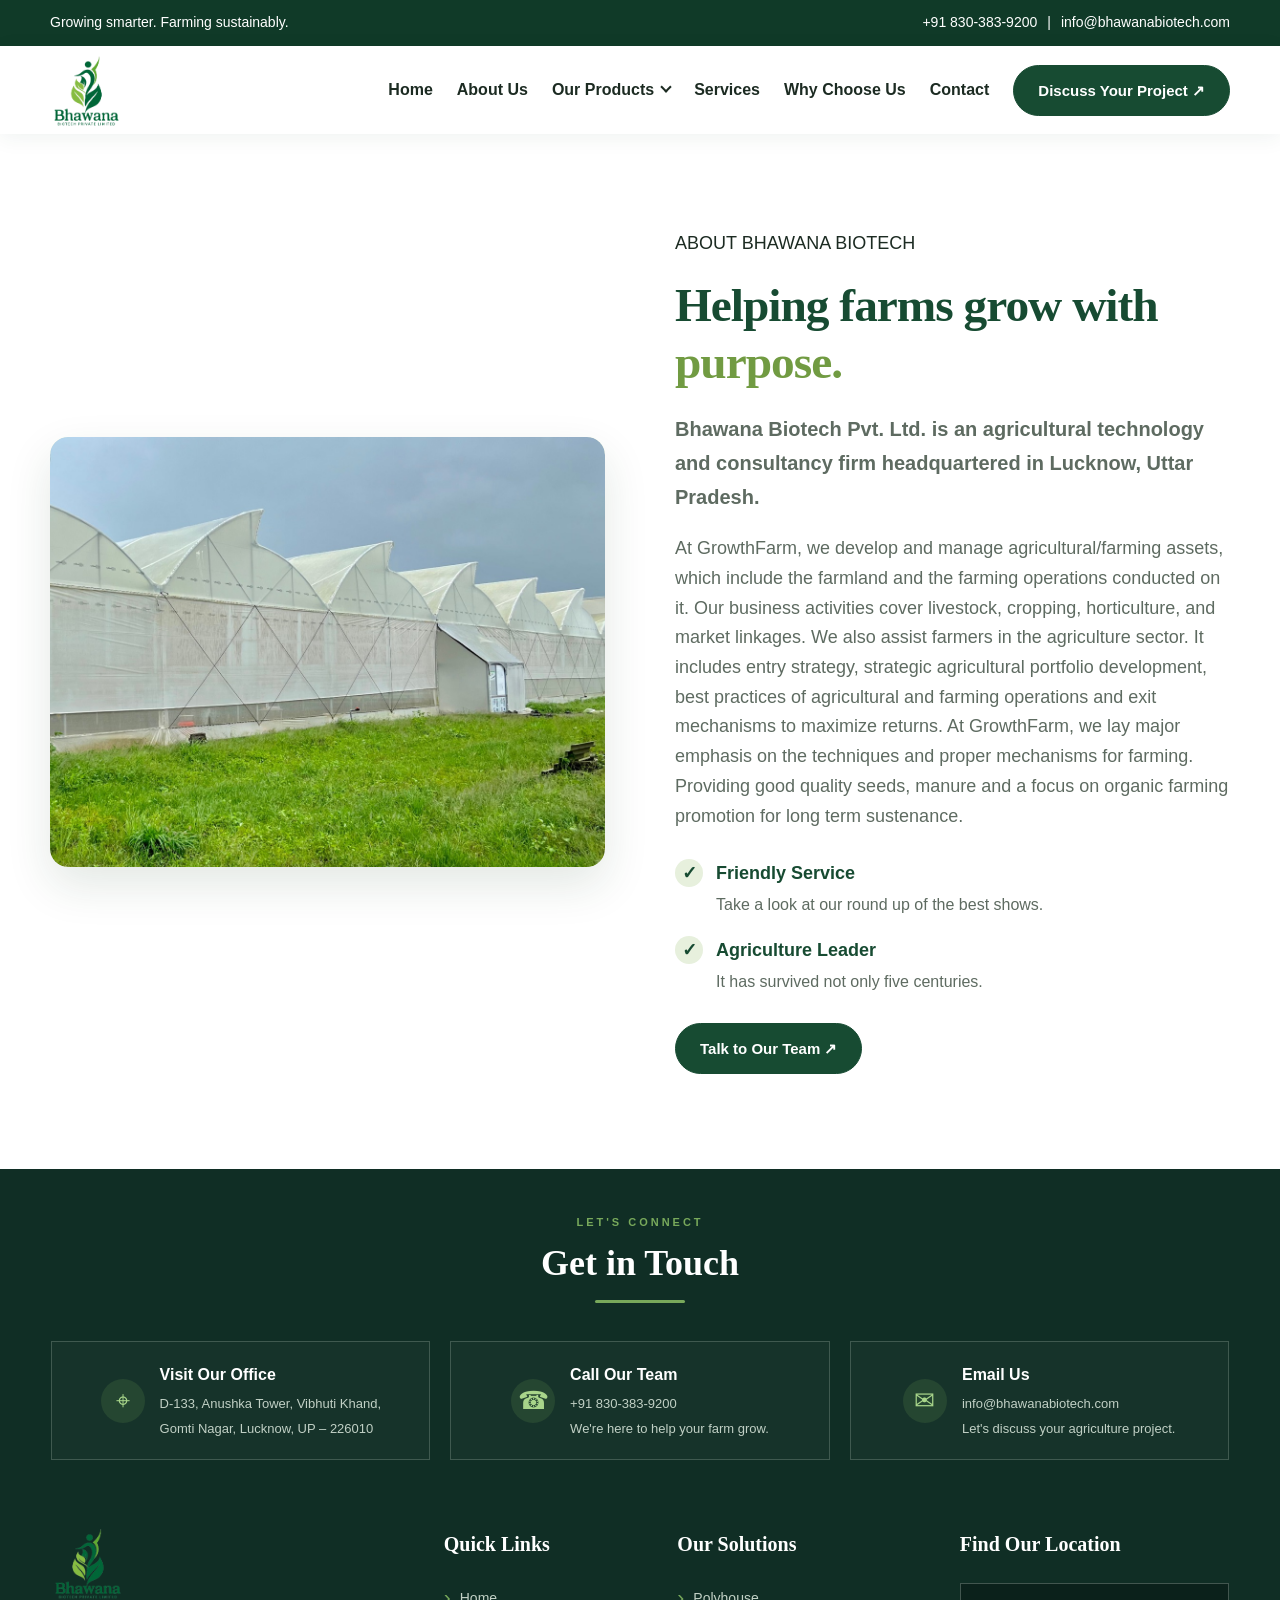
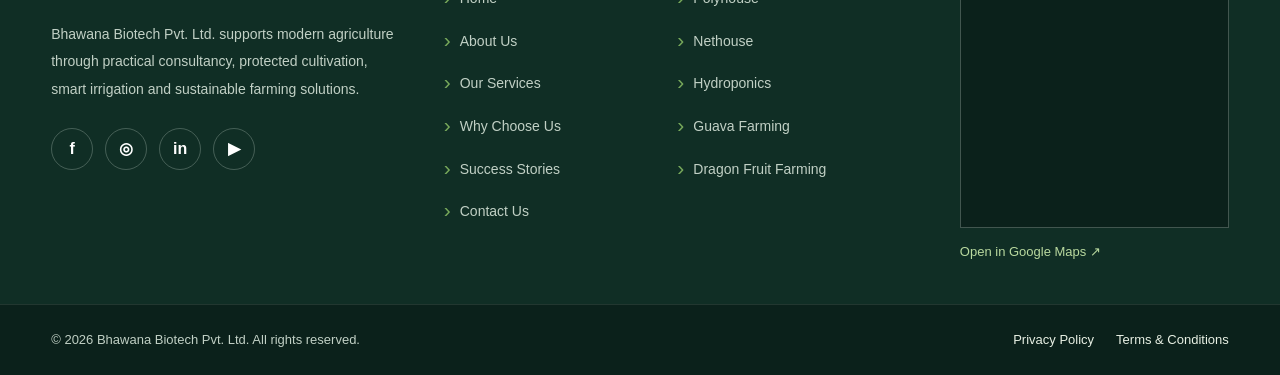
<file: about.html>
<!DOCTYPE html>
<html lang="en">

<head>
    <meta charset="UTF-8">
    <meta name="viewport" content="width=device-width, initial-scale=1.0">

    <title>About Us | Bhawana Agrotech</title>

    <meta name="description" content="Learn about Bhawana Agrotech, our agricultural technology solutions, expertise and commitment to sustainable farming.">

    <link rel="stylesheet" href="style.css">
</head>

<body>

    <!-- HEADER -->
    <div id="header"></div>

    <!-- ABOUT SECTION -->
    <section class="section about-section" id="about">

        <div class="container about-grid">

            <div class="about-visual">
                <img
                    src="images/about_img.jpeg"
                    alt="Greenhouse protected cultivation farm"
                    class="about-image"
                />
            </div>

            <div class="about-content">

                <p class="eyebrow">
                    <span></span> ABOUT BHAWANA BIOTECH
                </p>

                <h2>Helping farms grow with <em>purpose.</em></h2>

                <p class="lead">
                    <strong>
                        Bhawana Biotech Pvt. Ltd. is an agricultural technology and
                        consultancy firm headquartered in Lucknow, Uttar Pradesh.
                    </strong>
                </p>

                <p>
                    At GrowthFarm, we develop and manage agricultural/farming assets,
                    which include the farmland and the farming operations conducted on
                    it. Our business activities cover livestock, cropping,
                    horticulture, and market linkages. We also assist farmers in the
                    agriculture sector. It includes entry strategy, strategic
                    agricultural portfolio development, best practices of agricultural
                    and farming operations and exit mechanisms to maximize returns.
                    At GrowthFarm, we lay major emphasis on the techniques and proper
                    mechanisms for farming. Providing good quality seeds, manure and a
                    focus on organic farming promotion for long term sustenance.
                </p>

                <div class="about-points">

                    <div class="about-point">
                        <span>✓</span>
                        <div>
                            <strong>Friendly Service</strong>
                            <p>Take a look at our round up of the best shows.</p>
                        </div>
                    </div>

                    <div class="about-point">
                        <span>✓</span>
                        <div>
                            <strong>Agriculture Leader</strong>
                            <p>It has survived not only five centuries.</p>
                        </div>
                    </div>

                </div>

                <a href="index.html#contact" class="btn btn-green">
                    Talk to Our Team ↗
                </a>

            </div>

        </div>

    </section>

    <!-- FOOTER -->
    <div id="footer"></div>

    <script src="script.js"></script>
<script src="include.js"></script>

</body>
</html>
</file>
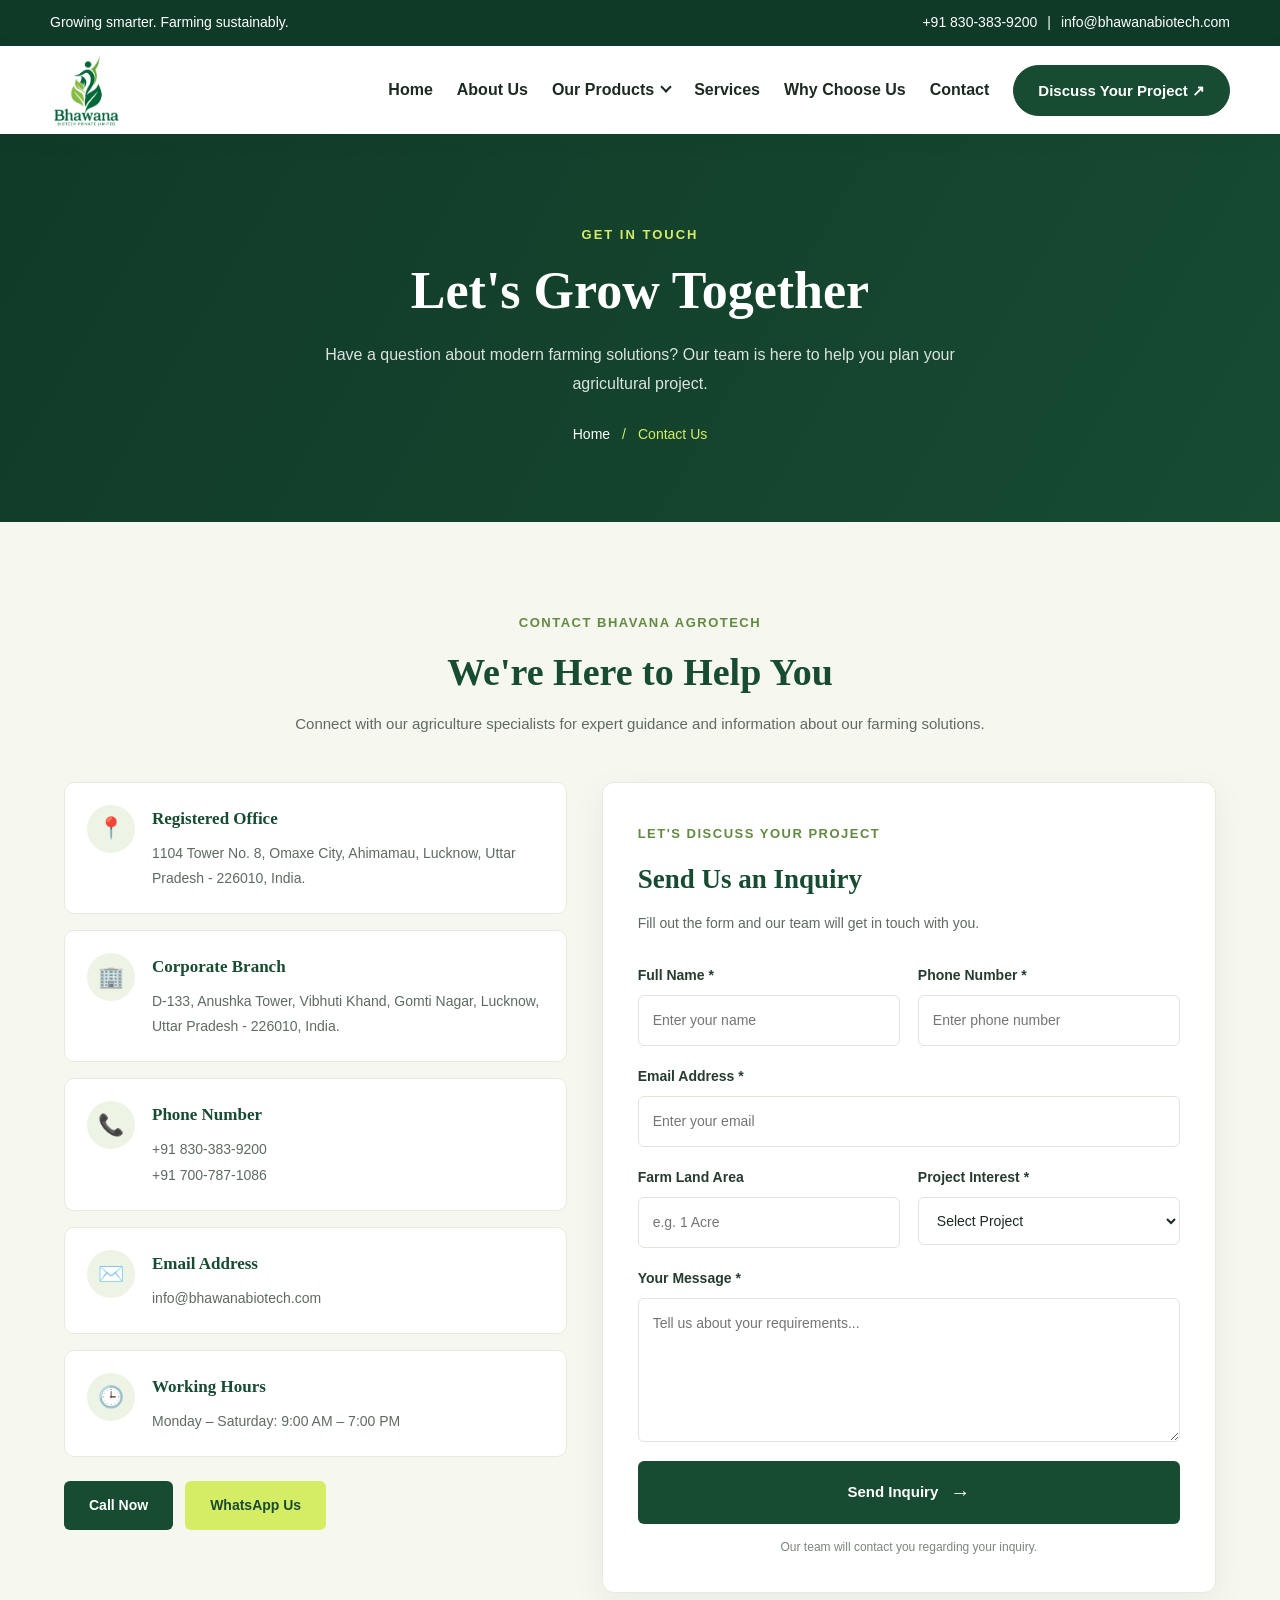
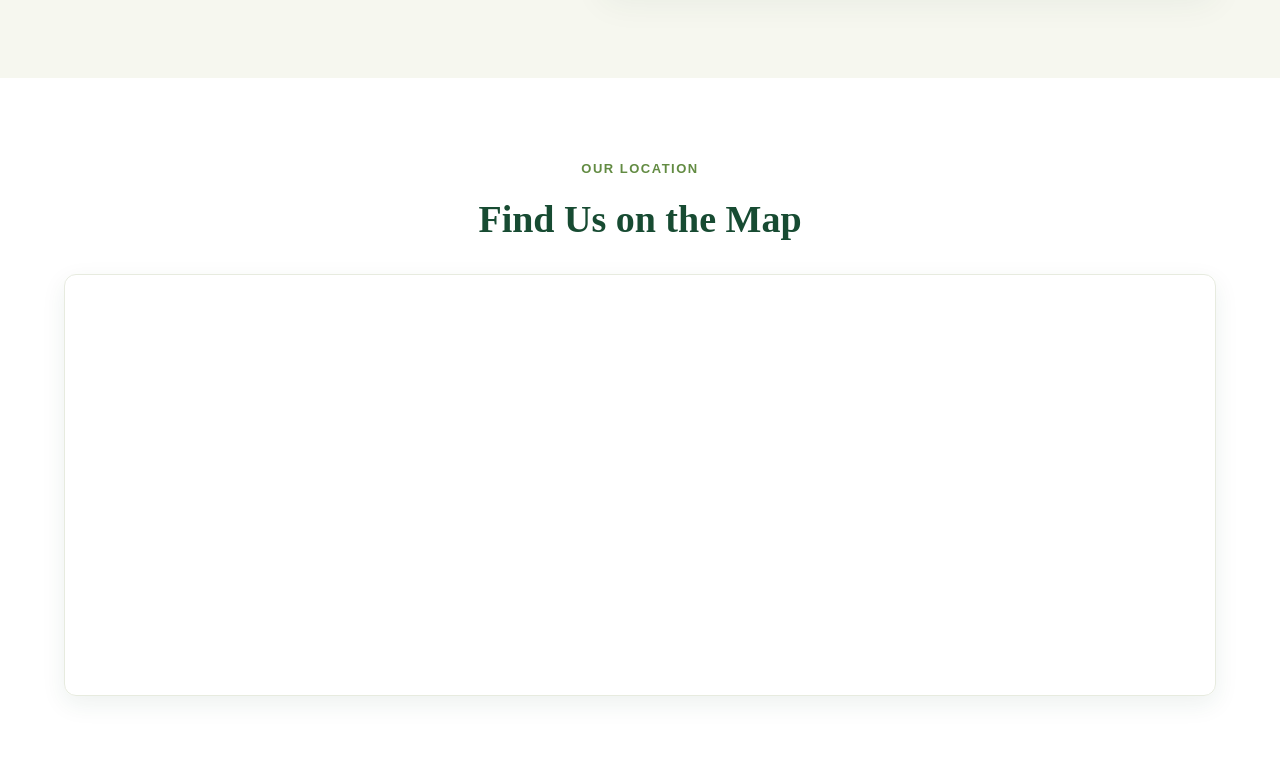
<file: contact.html>
<!DOCTYPE html>
<html lang="en">
<head>
    <meta charset="UTF-8">
    <meta name="viewport" content="width=device-width, initial-scale=1.0">

    <title>Contact Us | Bhawana Agrotech</title>

    <meta name="description" content="Contact Bhawana Agrotech for polyhouse farming, net house, hydroponics and modern agriculture solutions.">

    <!-- Existing Website CSS -->
    <link rel="stylesheet" href="style.css">

    <!-- Contact Page CSS -->
    <link rel="stylesheet" href="contact.css">
</head>

<body>

    <!-- HEADER INCLUDE -->
    <div id="header"></div>

    <main class="con_main">

        <!-- HERO SECTION -->
        <section class="con_hero">
            <div class="con_container">
                <span class="con_hero_tag">GET IN TOUCH</span>

                <h1>Let's Grow Together</h1>

                <p>
                    Have a question about modern farming solutions?
                    Our team is here to help you plan your agricultural project.
                </p>

                <div class="con_breadcrumb">
                    <a href="index.html">Home</a>
                    <span>/</span>
                    <span>Contact Us</span>
                </div>
            </div>
        </section>

        <!-- CONTACT INTRO -->
        <section class="con_intro">
            <div class="con_container">
                <div class="con_section_heading">
                    <span>CONTACT BHAVANA AGROTECH</span>
                    <h2>We're Here to Help You</h2>
                    <p>
                        Connect with our agriculture specialists for expert
                        guidance and information about our farming solutions.
                    </p>
                </div>

                <div class="con_content_grid">

                    <!-- LEFT CONTACT INFORMATION -->
                    <div class="con_info_wrapper">

                        <div class="con_info_card">
                            <div class="con_info_icon">📍</div>
                            <div>
                                <h3>Registered Office</h3>
                                <p>
                                    1104 Tower No. 8, Omaxe City,
                                    Ahimamau, Lucknow, Uttar Pradesh - 226010, India.
                                </p>
                            </div>
                        </div>

                        <div class="con_info_card">
                            <div class="con_info_icon">🏢</div>
                            <div>
                                <h3>Corporate Branch</h3>
                                <p>
                                    D-133, Anushka Tower, Vibhuti Khand,
                                    Gomti Nagar, Lucknow, Uttar Pradesh - 226010, India.
                                </p>
                            </div>
                        </div>

                        <div class="con_info_card">
                            <div class="con_info_icon">📞</div>
                            <div>
                                <h3>Phone Number</h3>
                                <a href="tel:+918303839200">+91 830-383-9200</a>
                                <a href="tel:+917007871086">+91 700-787-1086</a>
                            </div>
                        </div>

                        <div class="con_info_card">
                            <div class="con_info_icon">✉️</div>
                            <div>
                                <h3>Email Address</h3>
                                <a href="mailto:info@bhawanabiotech.com">
                                    info@bhawanabiotech.com
                                </a>
                            </div>
                        </div>

                        <div class="con_info_card">
                            <div class="con_info_icon">🕒</div>
                            <div>
                                <h3>Working Hours</h3>
                                <p>Monday – Saturday: 9:00 AM – 7:00 PM</p>
                            </div>
                        </div>

                        <div class="con_quick_actions">
                            <a href="tel:+918303839200" class="con_call_btn">
                                Call Now
                            </a>

                            <a href="https://wa.me/917007871086"
                               target="_blank"
                               rel="noopener"
                               class="con_whatsapp_btn">
                                WhatsApp Us
                            </a>
                        </div>

                    </div>

                    <!-- CONTACT FORM -->
                    <div class="con_form_wrapper">
                        <div class="con_form_heading">
                            <span>LET'S DISCUSS YOUR PROJECT</span>
                            <h2>Send Us an Inquiry</h2>
                            <p>Fill out the form and our team will get in touch with you.</p>
                        </div>

                        <form id="con_contact_form">

                            <div class="con_form_row">
                                <div class="con_form_group">
                                    <label for="con_name">Full Name *</label>
                                    <input type="text" id="con_name"
                                           placeholder="Enter your name" required>
                                </div>

                                <div class="con_form_group">
                                    <label for="con_phone">Phone Number *</label>
                                    <input type="tel" id="con_phone"
                                           placeholder="Enter phone number"
                                           pattern="[0-9+\-\s]{10,15}" required>
                                </div>
                            </div>

                            <div class="con_form_group">
                                <label for="con_email">Email Address *</label>
                                <input type="email" id="con_email"
                                       placeholder="Enter your email" required>
                            </div>

                            <div class="con_form_row">
                                <div class="con_form_group">
                                    <label for="con_land">Farm Land Area</label>
                                    <input type="text" id="con_land"
                                           placeholder="e.g. 1 Acre">
                                </div>

                                <div class="con_form_group">
                                    <label for="con_interest">Project Interest *</label>
                                    <select id="con_interest" required>
                                        <option value="">Select Project</option>
                                        <option>Polyhouse Farming</option>
                                        <option>Net House Farming</option>
                                        <option>Hydroponics Farming</option>
                                        <option>Shade Net Structure</option>
                                        <option>Crop Master Bio-Zyme</option>
                                        <option>Guava Thai Pink Clonal Saplings</option>
                                        <option>Dragon Fruit Dark Star Plants</option>
                                        <option>Kagzi Lemon C-11 Kumbhkat</option>
                                        <option>Other</option>
                                    </select>
                                </div>
                            </div>

                            <div class="con_form_group">
                                <label for="con_message">Your Message *</label>
                                <textarea id="con_message" rows="5"
                                          placeholder="Tell us about your requirements..."
                                          required></textarea>
                            </div>

                            <button type="submit" class="con_submit_btn">
                                Send Inquiry
                                <span>→</span>
                            </button>

                            <p class="con_form_note">
                                Our team will contact you regarding your inquiry.
                            </p>

                        </form>
                    </div>

                </div>
            </div>
        </section>

        <!-- MAP SECTION -->
        <section class="con_map_section">
            <div class="con_container">
                <div class="con_section_heading">
                    <span>OUR LOCATION</span>
                    <h2>Find Us on the Map</h2>
                </div>

                <div class="con_map_wrapper">
                    <iframe
                        src="https://www.google.com/maps?q=D-133%20Anushka%20Tower%20Vibhuti%20Khand%20Gomti%20Nagar%20Lucknow&output=embed"
                        width="100%"
                        height="420"
                        style="border:0;"
                        loading="lazy"
                        referrerpolicy="no-referrer-when-downgrade"
                        title="Bhawana Agrotech Location">
                    </iframe>
                </div>
            </div>
        </section>

    </main>


    <!-- EXISTING WEBSITE JS -->
    <script src="include.js"></script>
    <script src="script.js"></script>

    <!-- CONTACT PAGE JS -->
    <script src="contact.js"></script>

</body>
</html>
</file>
<file: style.css>
:root {
  --green: #174b32;
  --dark-green: #103a28;
  --lime: #d5ed65;
  --cream: #f6f7ef;
  --text: #1c2b22;
  --muted: #5e6b61;
  --white: #ffffff;
  --line: #e1e7dc;
  --font: Arial, Helvetica, sans-serif;
  --heading-font: "Trirong", serif;
    --body-font: "Work Sans", sans-serif;
}
* {
  box-sizing: border-box;
}
html {
  scroll-behavior: smooth;
  scroll-padding-top: 100px;
}
body {
  margin: 0;
  font-family: var(--font);
  font-size: 18px;
  line-height: 1.65;
  color: var(--text);
  background: #ffffff;
}
p {
  margin-top: 0;
}
a {
  color: inherit;
  text-decoration: none;
}
button {
  font: inherit;
}
h1,
h2,
h3,
h4,
h5,
h6 {
    font-family: "Trirong", serif;
}
body,
p,
a,
button,
input,
select,
textarea,
li,
label,
span {
    font-family: "Work Sans", sans-serif;
}
.container {
  width: min(1180px, calc(100% - 48px));
  margin-inline: auto;
}
.topbar {
  background: var(--dark-green);
  color: #ffffff;
  font-size: 14px;
}
.topbar-inner {
  min-height: 46px;
  display: flex;
  justify-content: space-between;
  align-items: center;
  gap: 20px;
}
.topbar-inner > div {
  display: flex;
  align-items: center;
  flex-wrap: wrap;
  gap: 10px;
}
.topbar a {
  color: #ffffff;
}
.topbar p {
  margin: 0;
  color: #dce9dc;
}
.separator {
  opacity: 0.5;
}
.header {
  position: sticky;
  top: 0;
  z-index: 100;
  background: #ffffff;
  box-shadow: 0 4px 20px #153d2810;
}
.header-inner {
  min-height: 88px;
  display: flex;
  justify-content: space-between;
  align-items: center;
  gap: 24px;
}
.logo {
  display: inline-flex;
  align-items: center;
  gap: 12px;
  flex-shrink: 0;
}
.logo-mark {
  width: 48px;
  height: 48px;
  display: grid;
  place-items: center;
  border-radius: 10px;
  background: var(--green);
  color: var(--lime);
  font-size: 25px;
  font-weight: 800;
  line-height: 1;
}
.logo-mark span {
  color: #ffffff;
}
.logo-text {
  display: flex;
  flex-direction: column;
  line-height: 1.2;
}
.logo-text strong {
  color: var(--green);
  font-size: 19px;
  letter-spacing: 1.5px;
}
.logo-text small {
  margin-top: 4px;
  color: #66766a;
  font-size: 16px;
  letter-spacing: 3px;
}
.brand_logo_img {
  display: block;
  width: 180px;
  max-width: 100%;
  height: 76px;
  object-fit: contain;
  object-position: left center;
}
.nav {
  display: flex;
  align-items: center;
  gap: 24px;
}
.nav > a {
  font-size: 16px;
  font-weight: 700;
  white-space: nowrap;
}
.nav > a:not(.nav-cta):hover {
  color: #719b42;
}
.nav .nav-cta {
  padding: 12px 16px;
  border-radius: 7px;
  background: var(--green);
  color: #ffffff;
}
.menu-toggle {
  display: none;
  border: 0;
  border-radius: 7px;
  padding: 7px 12px;
  background: var(--green);
  color: #ffffff;
  font-size: 25px;
  cursor: pointer;
}



/* OUR PRODUCTS DROPDOWN */

.nav_products {
    position: relative;
    display: flex;
    align-items: center;
    height: 100%;
}

.nav_products_trigger {
    display: flex;
    align-items: center;
    gap: 8px;
    font-size: 16px;
    font-weight: 700;
    color: var(--text);
    white-space: nowrap;
    padding: 10px 0;
}

.nav_products_trigger:hover {
    color: #719b42;
}

/* ARROW */

.nav_products_arrow {
    width: 8px;
    height: 8px;
    border-right: 2px solid currentColor;
    border-bottom: 2px solid currentColor;
    transform: rotate(45deg);
    margin-top: -5px;
    transition: 0.3s ease;
}

/* HOVER ARROW */

.nav_products:hover .nav_products_arrow {
    transform: rotate(225deg);
    margin-top: 5px;
}

/* DROPDOWN */

.nav_products_menu {
    position: absolute;
    top: 100%;
    left: 0;
    width: 245px;
    padding: 10px;
    background: #fff;
    border-radius: 7px;
    box-shadow: 0 8px 25px rgba(0,0,0,0.12);
    display: none;
    z-index: 9999;
}

/* SHOW ON HOVER */

.nav_products:hover .nav_products_menu {
    display: block;
}

/* DROPDOWN LINKS */

.nav_products_menu a {
    display: block;
    padding: 10px 13px;
    font-size: 14px;
    font-weight: 500;
    color: var(--text);
    border-radius: 5px;
}

.nav_products_menu a:hover {
    background: var(--cream);
    color: var(--green);
}

/* MOBILE */

@media (max-width: 768px) {

    .nav_products {
        display: block;
        width: 100%;
    }

    .nav_products_trigger {
        width: 100%;
        justify-content: space-between;
        padding: 12px 0;
    }

    .nav_products_menu {
        position: static;
        width: 100%;
        box-shadow: none;
        background: var(--cream);
        display: none;
    }

    .nav_products.active .nav_products_menu {
        display: block;
    }

    .nav_products.active .nav_products_arrow {
        transform: rotate(225deg);
    }
}
.hero {
  position: relative;
  min-height: 650px;
  display: flex;
  align-items: center;
  overflow: hidden;
  background: #163d29;
  color: #ffffff;
}
.hero-video {
  position: absolute;
  inset: 0;
  width: 100%;
  height: 100%;
  object-fit: cover;
  object-position: center;
}
.hero-overlay {
  position: absolute;
  inset: 0;
  background: linear-gradient(
    90deg,
    rgba(9, 35, 22, 0.88),
    rgba(12, 43, 27, 0.7),
    rgba(12, 43, 27, 0.3)
  );
}
.hero-content {
  position: relative;
  z-index: 2;
  width: min(1180px, calc(100% - 48px));
  margin-inline: auto;
  padding-top: 85px;
  padding-bottom: 105px;
  text-align: center;
}
.hero-content .eyebrow {
  justify-content: center;
}
.hero h1 {
  max-width: 900px;
  margin: 0 auto 24px;
  font-size: clamp(42px, 5.5vw, 72px);
  line-height: 1.12;
  letter-spacing: -1.5px;
}
.hero-description {
  max-width: 720px;
  margin: 0 auto 30px;
  color: #f0f5ed;
  font-size: 20px;
  line-height: 1.7;
}
.hero-actions {
  display: flex;
  align-items: center;
  justify-content: center;
  flex-wrap: wrap;
  gap: 20px;
}
.hero-caption {
  position: absolute;
  bottom: 30px;
  left: 50%;
  transform: translateX(-50%);
  display: flex;
  align-items: center;
  justify-content: center;
  gap: 12px;
  width: max-content;
  max-width: 100%;
  text-align: center;
}
.btn {
  display: inline-flex;
  align-items: center;
  justify-content: center;
  gap: 8px;
  padding: 14px 20px;
  border-radius: 7px;
  font-size: 16px;
  font-weight: 800;
  transition: transform 0.2s;
}
.btn:hover {
  transform: translateY(-2px);
}
.btn-lime {
  background: var(--lime);
  color: #1c3d25;
}
.btn-green {
  background: var(--green);
  color: #ffffff;
}
.hero-actions .btn {
  min-height: 56px;
  padding: 16px 27px;
  border: 2px solid var(--lime);
  border-radius: 50px;
  background: var(--lime);
  color: #173b28;
  display: inline-flex;
  align-items: center;
  justify-content: center;
  gap: 12px;
  font-size: 18px;
  
  box-shadow: 0 8px 25px rgba(0, 0, 0, 0.18);
  transition:
    transform 0.25s ease,
    box-shadow 0.25s ease,
    background 0.25s ease;
}
.hero-actions .btn:hover {
  transform: translateY(-4px);
  background: #e7f99b;
  box-shadow: 0 14px 32px rgba(0, 0, 0, 0.25);
}
.hero-link {
  min-height: 56px;
  padding: 8px 20px;
  display: inline-flex;
  align-items: center;
  justify-content: center;
  gap: 12px;
  border: 1px solid rgba(255, 255, 255, 0.65);
  border-radius: 50px;
  background: rgba(255, 255, 255, 0.08);
  color: #ffffff;
  font-size: 18px;
  font-weight: 700;
  backdrop-filter: blur(8px);
  transition:
    background 0.25s ease,
    border-color 0.25s ease,
    transform 0.25s ease;
}
.hero-link:hover {
  background: rgba(255, 255, 255, 0.18);
  border-color: var(--lime);
  transform: translateY(-3px);
}
.play-icon {
  width: 36px;
  height: 36px;
  display: grid;
  place-items: center;
  flex-shrink: 0;
  border: 1px solid var(--lime);
  border-radius: 50%;
  color: var(--lime);
  font-size: 16px;
}
.hero-caption span {
  width: 38px;
  height: 2px;
  background: var(--lime);
}
.stats-section {
  background: var(--cream);
  border-bottom: 1px solid var(--line);
}
.stats-grid {
  display: grid;
  grid-template-columns: repeat(4, 1fr);
  gap: 20px;
  padding-block: 28px;
}
.stat-item {
  display: flex;
  align-items: center;
  gap: 14px;
  padding-right: 15px;
  border-right: 1px solid #dce4d7;
}
.stat-item:last-child {
  border-right: 0;
}
.stat-icon {
  width: 43px;
  height: 43px;
  display: grid;
  place-items: center;
  flex-shrink: 0;
  border-radius: 50%;
  background: #e5efda;
  color: var(--green);
  font-size: 25px;
}
.stat-item strong,
.stat-item small {
  display: block;
}
.stat-item strong {
  color: var(--green);
  font-size: 18px;
}
.stat-item small {
  color: var(--muted);
  font-size: 16px;
  line-height: 1.5;
}
.section {
  padding: 95px 0;
}
.about-grid,
.why-grid,
.contact-grid {
  display: grid;
  grid-template-columns: 1fr 1fr;
  align-items: center;
  gap: 70px;
}
.about-content h2,
.section-heading h2,
.contact-grid h2 {
  margin: 0 0 22px;
  color: var(--green);
  font-size: clamp(34px, 3.7vw, 48px);
  line-height: 1.2;
  letter-spacing: -1px;
}
.about-content h2 em,
.section-heading h2 em {
  color: #719b42;
  font-style: normal;
}
.lead {
  color: #4f6053;
  font-size: 20px;
  line-height: 1.7;
}
.about-content > p:not(.eyebrow) {
  color: var(--muted);
}
.about-points {
  display: grid;
  gap: 18px;
  margin: 28px 0;
}
.about-point {
  display: flex;
  align-items: flex-start;
  gap: 13px;
}
.about-point > span {
  width: 28px;
  height: 28px;
  display: grid;
  place-items: center;
  flex-shrink: 0;
  border-radius: 50%;
  background: #e7f0dd;
  color: var(--green);
  font-weight: 800;
}
.about-point strong {
  font-size: 18px;
  color: var(--green);
}
.about-point p {
  margin: 3px 0 0;
  color: var(--muted);
  font-size: 16px;
}
.about-visual {
  width: 100%;
  min-height: 430px;
  overflow: hidden;
  border-radius: 18px;
  background: #e7f0dd;
  box-shadow: 0 18px 45px rgba(25, 65, 35, 0.12);
}
.about-image {
  display: block;
  width: 100%;
  height: 430px;
  object-fit: cover;
  object-position: center;
  border-radius: 18px;
  transition: transform 0.6s ease;
}
.about-visual:hover .about-image {
  transform: scale(1.04);
}
.visual-decoration {
  margin-bottom: 22px;
  font-size: 65px;
}
.about-visual h3 {
  max-width: 350px;
  margin: 10px 0 24px;
  font-size: 32px;
  line-height: 1.3;
}
.visual-label,
.visual-bottom {
  font-size: 16px;
  font-weight: 800;
  letter-spacing: 1px;
}
.about-visual,
.about-content {
  opacity: 0;
  transition:
    opacity 0.8s ease,
    transform 0.8s ease;
}
.about-visual {
  transform: translateX(-70px);
}
.about-content {
  transform: translateX(70px);
}
.about-visual.show,
.about-content.show {
  opacity: 1;
  transform: translateX(0);
}
@media (max-width: 768px) {
  .about-grid {
    grid-template-columns: 1fr;
    gap: 35px;
  }
  .about-visual {
    min-height: 300px;
  }
  .about-image {
    height: 300px;
  }
  .about-content h2 {
    font-size: 34px;
  }
  .about-visual,
  .about-content {
    transform: translateY(35px);
  }
  .about-visual.show,
  .about-content.show {
    transform: translateY(0);
  }
}
@media (prefers-reduced-motion: reduce) {
  .about-visual,
  .about-content,
  .about-image {
    transition: none;
  }
}

/* Our seccess stories */


.success_stry_section,
.success_stry_section * {
  box-sizing: border-box;
}

.success_stry_section {
  width: 100%;
  padding: 80px 20px;
  background: #F7F8F3;
  overflow: hidden;
}

.success_stry_container {
  width: 100%;
  max-width: 1200px;
  margin: 0 auto;
  display: grid;
  grid-template-columns: 270px minmax(0, 1fr);
  align-items: center;
  gap: 36px;
}

/* ===== LEFT CONTENT ===== */
.success_stry_content {
  min-width: 0;
}

.success_stry_heading {
  margin: 0;
  color: #183c2b;
  font-family: Georgia, "Times New Roman", serif;
  font-size: clamp(32px, 3vw, 46px);
  font-weight: 700;
  line-height: 1.15;
}

.success_stry_heading span {
  color: #688d43;
}

.success_stry_description {
  max-width: 270px;
  margin: 18px 0 0;
  color: #666b78;
  font-family: Arial, sans-serif;
  font-size: 15px;
  line-height: 1.7;
}

/* ===== CITY CARDS ===== */
.success_stry_panels {
  display: flex;
  align-items: stretch;
  gap: 10px;
  width: 100%;
  min-width: 0;
  height: 420px;
}

.success_stry_panel {
  position: relative;
  isolation: isolate;
  flex: 1 1 0;
  min-width: 0;
  height: 100%;
  overflow: hidden;
  border-radius: 14px;
  cursor: pointer;

  background-color: #dce3df;
  background-size: cover;
  background-position: center;
  background-repeat: no-repeat;

  transition: flex-grow 0.45s ease;
}

/* Dark gradient keeps city names readable */
.success_stry_panel::before {
  content: "";
  position: absolute;
  inset: 0;
  z-index: -1;
  background: linear-gradient(
    to top,
    rgba(0, 0, 0, 0.72) 0%,
    rgba(0, 0, 0, 0.12) 65%,
    rgba(0, 0, 0, 0.04) 100%
  );
  pointer-events: none;
}

/* Active card */
.success_stry_panel.success_stry_active {
  flex-grow: 4;
}

/* ===== CITY LABELS ===== */
.success_stry_label {
  position: absolute;
  left: 50%;
  bottom: 50%;
  display: block;
  width: max-content;
  max-width: 180px;
  margin: 0;
  color: #ffffff;
  font-family: Arial, sans-serif;
  font-size: 16px;
  font-weight: 700;
  line-height: 1.2;
  white-space: nowrap;
  text-align: center;
  transform: translateX(-50%) rotate(-90deg);
  transform-origin: center;
  pointer-events: none;
  transition: all 0.35s ease;
}

/* Active label */
.success_stry_panel.success_stry_active .success_stry_label {
  left: 20px;
  bottom: 22px;
  width: auto;
  max-width: calc(100% - 40px);
  white-space: normal;
  overflow-wrap: anywhere;
  text-align: left;
  transform: none;
  font-size: 24px;
}

/* Keyboard focus */
.success_stry_panel:focus-visible {
  outline: 3px solid #d6007f;
  outline-offset: 3px;
}

/* ===== TABLETS ===== */
@media (max-width: 1024px) {
  .success_stry_section {
    padding: 60px 20px;
  }

  .success_stry_container {
    grid-template-columns: 210px minmax(0, 1fr);
    gap: 24px;
  }

  .success_stry_panels {
    height: 350px;
    gap: 7px;
  }

  .success_stry_panel {
    border-radius: 10px;
  }

  .success_stry_label {
    font-size: 13px;
    bottom: 18px;
  }

  .success_stry_panel.success_stry_active .success_stry_label {
    left: 12px;
    bottom: 16px;
    max-width: calc(100% - 24px);
    font-size: 20px;
  }

  .success_stry_heading {
    font-size: 34px;
  }
}

/* ===== MOBILE ===== */
@media (max-width: 700px) {
  .success_stry_section {
    padding: 45px 16px;
  }

  .success_stry_container {
    grid-template-columns: minmax(0, 1fr);
    gap: 24px;
  }

  .success_stry_heading {
    font-size: 35px;
  }

  .success_stry_description {
    max-width: 100%;
    margin-top: 12px;
    font-size: 15px;
  }

  .success_stry_panels {
    height: 300px;
    gap: 7px;
    overflow-x: auto;
    overflow-y: hidden;
    padding: 2px 2px 8px;
    scroll-snap-type: x mandatory;
    scrollbar-width: thin;
    scrollbar-color: #aeb5bf #f0f1f4;
  }

  .success_stry_panel,
  .success_stry_panel.success_stry_active {
    flex: 0 0 52px;
    height: 286px;
    scroll-snap-align: start;
    transition: flex-basis 0.4s ease;
  }

  .success_stry_panel.success_stry_active {
    flex-basis: min(230px, 65%);
  }

  .success_stry_label {
    bottom: 17px;
    font-size: 13px;
  }

  .success_stry_panel.success_stry_active .success_stry_label {
    left: 12px;
    bottom: 14px;
    max-width: calc(100% - 24px);
    font-size: 19px;
  }
}

/* ===== VERY SMALL MOBILE ===== */
@media (max-width: 380px) {
  .success_stry_section {
    padding-right: 12px;
    padding-left: 12px;
  }

  .success_stry_panels {
    height: 260px;
  }

  .success_stry_panel,
  .success_stry_panel.success_stry_active {
    height: 246px;
    flex-basis: 44px;
  }

  .success_stry_panel.success_stry_active {
    flex-basis: 165px;
  }

  .success_stry_label {
    font-size: 12px;
  }
}

/* ===== REDUCED MOTION ===== */
@media (prefers-reduced-motion: reduce) {
  .success_stry_panel,
  .success_stry_label {
    transition: none;
  }
}

/* Fix: Long text cut nahi hoga */
.success_stry_section .success_stry_panel {
  overflow: hidden;
}

.success_stry_section .success_stry_label {
  max-width: calc(100% - 20px);
  overflow-wrap: anywhere;
  word-break: normal;
  line-height: 1.3;
}

/* Normal collapsed cards */
.success_stry_section .success_stry_panel:not(.success_stry_active)
.success_stry_label {
  left: 50%;
  bottom: 16px;
  width: max-content;
  max-width: 180px;
  white-space: normal;
  text-align: left;
  transform: translateX(-50%) rotate(-90deg);
  transform-origin: center;
}

/* Expanded card */
.success_stry_section .success_stry_panel.success_stry_active
.success_stry_label {
  left: 20px;
  right: 20px;
  bottom: 22px;
  width: auto;
  max-width: none;
  white-space: normal;
  overflow-wrap: anywhere;
  transform: none;
}

/* Tablet */
@media (max-width: 1024px) {
  .success_stry_section .success_stry_panel.success_stry_active
  .success_stry_label {
    left: 12px;
    right: 12px;
    bottom: 16px;
  }
}

/* Mobile */
@media (max-width: 700px) {
  .success_stry_section .success_stry_panel.success_stry_active
  .success_stry_label {
    left: 12px;
    right: 12px;
    bottom: 14px;
    font-size: 19px;
  }
}
/* mobile nav */

/* Header Navigation */
.nav.active {
    display: flex;
}

/* Mobile Navigation */
@media (max-width: 768px) {

    .menu-toggle {
        display: flex;
        flex-direction: column;
        gap: 5px;
        cursor: pointer;
    }

    .nav {
        display: none;
        flex-direction: column;
        position: absolute;
        top: 100%;
        left: 0;
        width: 100%;
        background: #ffffff;
        padding: 20px;
        z-index: 999;
    }

    .nav.active {
        display: flex;
    }
}

/* FIX: Vertical name cut in collapsed cards */
.success_stry_section .success_stry_panel:not(.success_stry_active)
.success_stry_label {
  left: 50% !important;
  right: auto !important;
  bottom: 50% !important;
  width: max-content !important;
  max-width: 260px !important;
  white-space: nowrap !important;
  overflow: visible !important;
  transform: translate(-50%, 50%) rotate(-90deg) !important;
  transform-origin: center center !important;
}

/* Keep expanded card text horizontal */
.success_stry_section .success_stry_panel.success_stry_active
.success_stry_label {
  left: 20px;
  right: 20px;
  bottom: 22px;
  width: auto;
  max-width: none;
  white-space: normal;
  transform: none;
}

@media (max-width: 1024px) {
  .success_stry_section .success_stry_panel.success_stry_active
  .success_stry_label {
    left: 12px;
    right: 12px;
    bottom: 16px;
  }
}

@media (max-width: 700px) {
  .success_stry_section .success_stry_panel:not(.success_stry_active)
  .success_stry_label {
    max-width: 220px !important;
  }

  .success_stry_section .success_stry_panel.success_stry_active
  .success_stry_label {
    left: 12px;
    right: 12px;
    bottom: 14px;
  }
}

/* farmer popup */

/* ===== FARMER STORY POPUP ===== */
.farmer_story_popup,
.farmer_story_popup * {
  box-sizing: border-box;
}

.farmer_story_popup {
  position: fixed;
  inset: 0;
  z-index: 999999;
  display: flex;
  align-items: center;
  justify-content: center;
  padding: 20px;
  visibility: hidden;
  opacity: 0;
  pointer-events: none;
  transition: opacity 0.25s ease, visibility 0.25s ease;
}

.farmer_story_popup.farmer_story_open {
  visibility: visible;
  opacity: 1;
  pointer-events: auto;
}

.farmer_story_overlay {
  position: absolute;
  inset: 0;
  background: rgba(16, 29, 20, 0.72);
  backdrop-filter: blur(4px);
}

.farmer_story_dialog {
  position: relative;
  z-index: 1;
  width: 100%;
  max-width: 680px;
  max-height: 88vh;
  overflow-y: auto;
  overscroll-behavior: contain;
  background: #ffffff;
  border-radius: 20px;
  box-shadow: 0 24px 80px rgba(0, 0, 0, 0.25);
  transform: translateY(18px);
  transition: transform 0.25s ease;
}

.farmer_story_open .farmer_story_dialog {
  transform: translateY(0);
}

.farmer_story_body {
  padding: 38px;
  color: #354238;
  font-family: Arial, sans-serif;
}

.farmer_story_close {
  position: sticky;
  top: 12px;
  float: right;
  z-index: 3;
  display: flex;
  align-items: center;
  justify-content: center;
  width: 38px;
  height: 38px;
  margin: 0 12px -38px 0;
  border: 0;
  border-radius: 50%;
  background: #edf3e8;
  color: #24472d;
  font-size: 28px;
  line-height: 1;
  cursor: pointer;
}

.farmer_story_tag {
  display: inline-block;
  margin: 0 45px 14px 0;
  color: #688d43;
  font-size: 12px;
  font-weight: 700;
  letter-spacing: 1.5px;
}

.farmer_story_body h2 {
  margin: 0 0 20px;
  color: #183c2b;
  font-family: Georgia, "Times New Roman", serif;
  font-size: clamp(28px, 4vw, 40px);
  line-height: 1.2;
}

.farmer_story_body h2 span {
  display: block;
  color: #688d43;
}

.farmer_story_body > p {
  margin: 0 0 20px;
  font-size: 15px;
  line-height: 1.8;
  overflow-wrap: anywhere;
}

.farmer_story_income {
  display: flex;
  flex-direction: column;
  align-items: center;
  gap: 5px;
  margin: 24px 0;
  padding: 24px 16px;
  border: 1px solid #dce8d3;
  border-radius: 14px;
  background: #f4f8ef;
  text-align: center;
}

.farmer_story_income span {
  color: #58665a;
  font-size: 13px;
}

.farmer_story_income strong {
  color: #315e32;
  font-family: Georgia, "Times New Roman", serif;
  font-size: clamp(30px, 5vw, 42px);
}

.farmer_story_income small {
  color: #58665a;
  font-size: 14px;
}

.farmer_story_body h3 {
  margin: 26px 0 18px;
  color: #183c2b;
  font-size: 21px;
}

.farmer_story_point {
  display: flex;
  align-items: flex-start;
  gap: 12px;
  margin: 0 0 16px;
}

.farmer_story_tick {
  flex: 0 0 25px;
  display: flex;
  align-items: center;
  justify-content: center;
  width: 25px;
  height: 25px;
  border-radius: 50%;
  background: #eaf3e3;
  color: #426b35;
  font-weight: 700;
}

.farmer_story_point p {
  flex: 1;
  min-width: 0;
  margin: 0;
  font-size: 14px;
  line-height: 1.75;
  overflow-wrap: anywhere;
}

.farmer_story_point strong {
  color: #24472d;
}

/* Mobile responsive */
@media (max-width: 600px) {
  .farmer_story_popup {
    padding: 12px;
  }

  .farmer_story_dialog {
    max-height: 90vh;
    border-radius: 16px;
  }

  .farmer_story_body {
    padding: 26px 20px;
  }

  .farmer_story_body h2 {
    font-size: 29px;
  }

  .farmer_story_body > p {
    font-size: 14px;
    line-height: 1.75;
  }

  .farmer_story_income {
    padding: 20px 12px;
  }
}

@media (prefers-reduced-motion: reduce) {
  .farmer_story_popup,
  .farmer_story_dialog {
    transition: none;
  }
}


/* services */


.ser_crdgva_section {
  width: 100%;
  padding: 80px 20px;
  background: #f6f7ef;
  box-sizing: border-box;
  font-family: var(--font);
}
.ser_crdgva_section * {
  box-sizing: border-box;
}
.ser_crdgva_container {
  width: 100%;
  max-width: 1200px;
  margin: 0 auto;
}
.ser_crdgva_header {
  display: flex;
  justify-content: space-between;
  align-items: flex-end;
  gap: 25px;
  margin-bottom: 35px;
}
.ser_crdgva_subtitle {
  display: block;
  color: #245a3d;
  font-size: 13px;
  font-weight: 600;
  letter-spacing: 2px;
  margin-bottom: 14px;
}
.ser_crdgva_heading h2 {
  max-width: 650px;
  margin: 0;
  color: #124b36;
  font-size: clamp(30px, 4vw, 46px);
  font-weight: 700;
  line-height: 1.15;
}
.ser_crdgva_heading h2 span {
  color: #80a940;
}
.ser_crdgva_view_more {
  flex-shrink: 0;
  display: inline-flex;
  align-items: center;
  gap: 12px;
  padding: 14px 22px;
  background: #174c35;
  color: #ffffff;
  border: 1px solid #174c35;
  border-radius: 6px;
  text-decoration: none;
  font-size: 14px;
  font-weight: 600;
  transition:
    background 0.3s ease,
    color 0.3s ease;
}
.ser_crdgva_view_more:hover {
  background: #80a940;
  border-color: #80a940;
  color: #ffffff;
}
.ser_crdgva_view_more span {
  font-size: 18px;
  transition: transform 0.3s ease;
}
.ser_crdgva_view_more:hover span {
  transform: translate(3px, -3px);
}
.ser_crdgva_grid {
  display: grid;
  grid-template-columns: repeat(3, minmax(0, 1fr));
  gap: 20px;
}
.ser_crdgva_card {
  position: relative;
  display: flex;
  align-items: flex-end;
  min-width: 0;
  min-height: 340px;
  overflow: hidden;
  isolation: isolate;
  padding: 25px;
  border-radius: 12px;
  background-image:
    linear-gradient(
      180deg,
      rgba(5, 30, 18, 0.05) 0%,
      rgba(5, 30, 18, 0.18) 35%,
      rgba(5, 30, 18, 0.88) 100%
    ),
    var(--ser_crdgva_img);
  background-size: cover;
  background-position: center;
  background-repeat: no-repeat;
  box-shadow: 0 5px 18px rgba(20, 55, 35, 0.06);
  transition: box-shadow 0.35s ease;
}
.ser_crdgva_card::before {
  content: "";
  position: absolute;
  inset: 0;
  z-index: -1;
  background-image: var(--ser_crdgva_img);
  background-size: cover;
  background-position: center;
  transform: scale(1);
  transition: transform 0.65s ease;
}
.ser_crdgva_card:hover::before,
.ser_crdgva_card:focus-within::before {
  transform: scale(1.1);
}
.ser_crdgva_card::after {
  content: "";
  position: absolute;
  inset: 0;
  z-index: -1;
  background: linear-gradient(
    180deg,
    rgba(9, 40, 23, 0.08) 0%,
    rgba(9, 40, 23, 0.3) 40%,
    rgba(9, 40, 23, 0.95) 100%
  );
  transition: background 0.35s ease;
}
.ser_crdgva_card:hover,
.ser_crdgva_card:focus-within {
  box-shadow: 0 15px 35px rgba(20, 55, 35, 0.18);
}
.ser_crdgva_number {
  position: absolute;
  top: 20px;
  right: 20px;
  display: grid;
  place-items: center;
  width: 42px;
  height: 42px;
  border-radius: 50%;
  color: #ffffff;
  background: rgba(255, 255, 255, 0.16);
  border: 1px solid rgba(255, 255, 255, 0.35);
  font-size: 13px;
  font-weight: 700;
  backdrop-filter: blur(6px);
}
.ser_crdgva_content {
  width: 100%;
  color: #ffffff;
}
.ser_crdgva_content h3 {
  margin: 0;
  color: #ffffff;
  font-size: 22px;
  font-weight: 700;
  line-height: 1.35;
  transition: transform 0.35s ease;
}
.ser_crdgva_details {
  display: grid;
  grid-template-rows: 0fr;
  opacity: 0;
  visibility: hidden;
  transform: translateY(12px);
  transition:
    grid-template-rows 0.4s ease,
    opacity 0.3s ease,
    transform 0.4s ease,
    visibility 0.3s ease;
}
.ser_crdgva_details p {
  min-height: 0;
  overflow: hidden;
  margin: 0;
  color: rgba(255, 255, 255, 0.92);
  font-size: 14px;
  line-height: 1.8;
}
.ser_crdgva_link {
  display: inline-flex;
  align-items: center;
  gap: 8px;
  width: fit-content;
  margin-top: 17px;
  color: #d4ee87;
  font-size: 14px;
  font-weight: 700;
  text-decoration: none;
  transition: color 0.3s ease;
}
.ser_crdgva_link:hover {
  color: #ffffff;
}
.ser_crdgva_card:hover .ser_crdgva_details,
.ser_crdgva_card:focus-within .ser_crdgva_details {
  grid-template-rows: 1fr;
  opacity: 1;
  visibility: visible;
  transform: translateY(0);
}
.ser_crdgva_card:hover .ser_crdgva_content h3,
.ser_crdgva_card:focus-within .ser_crdgva_content h3 {
  transform: translateY(-5px);
}
@media (max-width: 900px) {
  .ser_crdgva_section {
    padding: 65px 20px;
  }
  .ser_crdgva_grid {
    grid-template-columns: repeat(2, minmax(0, 1fr));
    gap: 18px;
  }
  .ser_crdgva_card {
    min-height: 330px;
    padding: 22px;
  }
  .ser_crdgva_content h3 {
    font-size: 20px;
  }
}
@media (max-width: 560px) {
  .ser_crdgva_section {
    padding: 45px 16px;
  }
  .ser_crdgva_header {
    align-items: flex-start;
    flex-direction: column;
    gap: 20px;
    margin-bottom: 25px;
  }
  .ser_crdgva_heading h2 {
    font-size: 32px;
  }
  .ser_crdgva_view_more {
    padding: 12px 18px;
  }
  .ser_crdgva_grid {
    grid-template-columns: 1fr;
    gap: 16px;
  }
  .ser_crdgva_card {
    min-height: 320px;
    padding: 24px;
  }
  .ser_crdgva_details {
    grid-template-rows: 1fr;
    opacity: 1;
    visibility: visible;
    transform: none;
  }
  .ser_crdgva_content h3 {
    font-size: 22px;
  }
}
@media (prefers-reduced-motion: reduce) {
  .ser_crdgva_card,
  .ser_crdgva_card::before,
  .ser_crdgva_details,
  .ser_crdgva_content h3,
  .ser_crdgva_view_more {
    transition: none;
  }
}
.vision {
  background: #103d2c;
  color: #ffffff;
  overflow: hidden;
}
.section_pad {
  padding: 65px 0 60px;
}
.vision .container {
  width: 100%;
  max-width: 1450px;
  margin: 0 auto;
  padding: 0 25px;
  box-sizing: border-box;
}
.vision_grid {
  display: grid;
  grid-template-columns: 1fr 1fr;
  align-items: center;
  gap: 7%;
}
.vision_copy {
  width: 100%;
  min-width: 0;
}
.eybrow {
  display: flex;
  align-items: center;
  gap: 13px;
  font-size: 12px;
  font-weight: 700;
  letter-spacing: 2px;
  margin-bottom: 30px;
}
.eybrow span {
  display: inline-block;
  width: 31px;
  height: 2px;
  background: #c8e96b;
}
.eybrow\.light {
  color: #ffffff;
}
.vision_copy h2 {
  margin: 0 0 38px;
  font-size: clamp(34px, 3.2vw, 58px);
  line-height: 1.17;
  letter-spacing: -1.8px;
  font-weight: 700;
}
.vision_copy h2 em {
  color: #c8e96b;
  font-style: normal;
}
.prpse_item {
  display: grid;
  grid-template-columns: 45px 1fr;
  gap: 25px;
  padding: 26px 0;
  border-top: 1px solid rgba(255, 255, 255, 0.15);
}
.prpse_item > span {
  color: #c8e96b;
  font-size: 19px;
  font-weight: 700;
}
.prpse_item h3 {
  margin: 0 0 12px;
  font-size: 19px;
  font-weight: 700;
  color: #ffffff;
}
.prpse_item p {
  margin: 0;
  color: rgba(255, 255, 255, 0.85);
  font-size: 15px;
  line-height: 1.85;
}
.btn_lght {
  display: inline-flex;
  align-items: center;
  justify-content: space-between;
  gap: 28px;
  margin-top: 20px;
  padding: 13px 19px;
  background: #ffffff;
  color: #103d2c;
  border-radius: 5px;
  text-decoration: none;
  font-size: 14px;
  font-weight: 700;
  transition:
    background 0.3s ease,
    color 0.3s ease;
}
.btn_lght span {
  font-size: 19px;
  transition: transform 0.3s ease;
}
.btn_lght:hover {
  background: #c8e96b;
  color: #103d2c;
}
.btn_lght:hover span {
  transform: translate(3px, -3px);
}
.vision_imgg {
  position: relative;
  width: 100%;
  height: 650px;
  overflow: hidden;
  border-radius: 5px 100px 5px 5px;
}
.vision_imgg img {
  display: block;
  width: 100%;
  height: 100%;
  object-fit: cover;
  object-position: center;
}
.vision_image_label {
  position: absolute;
  left: 25px;
  bottom: 25px;
  padding: 17px 21px;
  background: #c8e96b;
  color: #103d2c;
  font-size: 13px;
  font-weight: 600;
}
@media (max-width: 991px) {
  .section_pad {
    padding: 55px 0;
  }
  .vision_grid {
    gap: 35px;
    grid-template-columns: 1fr 0.9fr;
  }
  .vision_imgg {
    height: 560px;
    border-top-right-radius: 70px;
  }
  .vision_copy h2 {
    font-size: 38px;
    letter-spacing: -1px;
  }
  .prpse_item {
    grid-template-columns: 35px 1fr;
    gap: 15px;
  }
  .prpse_item p {
    font-size: 14px;
  }
}
@media (max-width: 767px) {
  .section_pad {
    padding: 45px 0;
  }
  .vision .container {
    padding: 0 20px;
  }
  .vision_grid {
    grid-template-columns: 1fr;
    gap: 35px;
  }
  .vision_copy {
    order: 1;
  }
  .vision_imgg {
    order: 2;
    height: 430px;
    border-radius: 5px 65px 5px 5px;
  }
  .eybrow {
    margin-bottom: 22px;
  }
  .vision_copy h2 {
    font-size: clamp(34px, 8vw, 44px);
    line-height: 1.2;
    margin-bottom: 28px;
  }
  .prpse_item {
    padding: 22px 0;
  }
  .prpse_item h3 {
    font-size: 18px;
  }
  .prpse_item p {
    font-size: 14px;
    line-height: 1.8;
  }
  .btn_lght {
    margin-top: 15px;
  }
  .vision_image_label {
    left: 12px;
    bottom: 12px;
    padding: 14px;
    font-size: 12px;
  }
}
.team_nm_section {
  padding: 70px 5%;
  background: #fff;
  font-family: var(--font);
}
.team_nm_header {
  display: flex;
  justify-content: space-between;
  align-items: center;
  gap: 30px;
  margin-bottom: 42px;
}
.team_nm_eyebrow {
  display: inline-block;
  color: #075f4c;
  font-size: 10px;
  font-weight: 700;
  letter-spacing: 2px;
  margin-bottom: 22px;
}
.team_nm_eyebrow::before {
  content: "";
  display: inline-block;
  width: 24px;
  height: 2px;
  background: #b9e65b;
  margin: 0 10px 3px 0;
}
.team_nm_header h2 {
  margin: 0;
  color: #102b27;
  font-size: clamp(34px, 4vw, 46px);
  letter-spacing: -1.5px;
}
.team_nm_header h2 span {
  color: #08765e;
}
.team_nm_header > p {
  max-width: 390px;
  color: #64716e;
  font-size: 14px;
  line-height: 1.8;
}
.team_nm_grid {
  display: grid;
  grid-template-columns: repeat(2, minmax(0, 395px));
  justify-content: center;
  gap: 20px;
}
.team_nm_card {
  overflow: hidden;
  background: #fff;
  border: 1px solid #dfe6da;
  border-radius: 5px;
  transition:
    transform 0.3s ease,
    box-shadow 0.3s ease;
}
.team_nm_card:hover {
  transform: translateY(-5px);
  box-shadow: 0 12px 30px rgba(16, 43, 39, 0.08);
}
.team_nm_card img {
  display: block;
  width: 100%;
  height: 360px;
  object-fit: cover;
  object-position: center top;
}
.team_nm_info {
  padding: 26px 23px 24px;
}
.team_nm_category {
  color: #08715a;
  font-size: 9px;
  font-weight: 700;
  letter-spacing: 1.5px;
}
.team_nm_info h3 {
  color: #102b27;
  font-size: 20px;
  margin: 17px 0 6px;
}
.team_nm_info h4 {
  color: #08644f;
  font-size: 12px;
  margin: 0 0 17px;
}
.team_nm_info p {
  color: #68736f;
  font-size: 14px;
  line-height: 1.8;
  margin: 0;
}
.team_nm_contact {
  display: flex;
  justify-content: center;
  margin-top: 35px;
}
.team_nm_contact_btn {
  display: inline-flex;
  align-items: center;
  justify-content: center;
  padding: 14px 27px;
  background: #075f4c;
  color: #fff;
  text-decoration: none;
  font-size: 13px;
  font-weight: 600;
  border: 1px solid #075f4c;
  border-radius: 3px;
  transition: all 0.25s ease;
}
.team_nm_contact_btn:hover {
  background: #b9e65b;
  border-color: #b9e65b;
  color: #102b27;
}
@media (max-width: 768px) {
  .team_nm_section {
    padding: 50px 20px;
  }
  .team_nm_header {
    flex-direction: column;
    align-items: flex-start;
    gap: 12px;
    margin-bottom: 30px;
  }
  .team_nm_header > p {
    margin: 0;
  }
  .team_nm_grid {
    grid-template-columns: minmax(0, 395px);
  }
  .team_nm_card img {
    height: 320px;
  }
}
@media (max-width: 420px) {
  .team_nm_card img {
    height: 270px;
  }
  .team_nm_info {
    padding: 22px 18px;
  }
}
/* CTA Section - Light Theme */
.cta_nhgf_section {
  width: 100%;
  padding: 55px 24px;
  background: #173D2B;
  box-sizing: border-box;
}

.cta_nhgf_container {
  width: 100%;
  max-width: 1200px;
  margin: 0 auto;
  display: flex;
  align-items: center;
  justify-content: space-between;
  gap: 30px;
}

.cta_nhgf_eyebrow {
  color: #B8D9A3;
  font-size: 12px;
  font-weight: 700;
  letter-spacing: 2px;
  margin-bottom: 14px;
}

.cta_nhgf_heading {
  color: #FFFFFF;
  font-size: clamp(28px, 3vw, 40px);
  line-height: 1.25;
  margin: 0;
}

.cta_nhgf_button {
  display: inline-flex;
  align-items: center;
  justify-content: center;
  gap: 16px;
  padding: 16px 24px;
  background: #B8D9A3;
  color: #173D2B;
  text-decoration: none;
  font-size: 15px;
  font-weight: 700;
  border-radius: 4px;
  transition: background 0.3s ease;
  white-space: nowrap;
}

.cta_nhgf_button:hover {
  background: #FFFFFF;
}

.cta_nhgf_arrow {
  font-size: 20px;
}

@media (max-width: 700px) {
  .cta_nhgf_section {
    padding: 40px 18px;
  }

  .cta_nhgf_container {
    flex-direction: column;
    align-items: flex-start;
    gap: 24px;
  }

  .cta_nhgf_heading {
    font-size: 30px;
  }

  .cta_nhgf_button {
    white-space: normal;
  }
}


/* testimonial */
.tstmnial_dfg_section {
  background:   #fff;
  color: #103d2c;
  padding: 85px 0;
  overflow: hidden;
}
.tstmnial_dfg_container {
  max-width: 1450px;
  width: 100%;
  margin: 0 auto;
  padding: 0 25px;
  box-sizing: border-box;
  display: grid;
  grid-template-columns: 0.85fr 2fr;
  align-items: center;
  gap: 55px;
}
.tstmnial_dfg_sidebar {
  min-width: 0;
}
.tstmnial_dfg_eyebrow {
  display: flex;
  align-items: center;
  gap: 12px;
  color: #648b35;
  font-size: 12px;
  font-weight: 700;
  letter-spacing: 2px;
  margin-bottom: 23px;
}
.tstmnial_dfg_eyebrow span {
  display: inline-block;
  width: 30px;
  height: 2px;
  background: #a8d653;
}
.tstmnial_dfg_heading {
  margin: 0 0 32px;
  color: #103d2c;
  font-family: var(--font);
  font-size: clamp(38px, 3.5vw, 53px);
  line-height: 1.14;
  letter-spacing: -1.2px;
  font-weight: 700;
}
.tstmnial_dfg_heading span {
  color: #719b40;
}
.tstmnial_dfg_brand {
  display: flex;
  align-items: center;
  gap: 15px;
  margin-bottom: 27px;
}
.tstmnial_dfg_logo {
  width: 66px;
  height: 66px;
  flex-shrink: 0;
}
.tstmnial_dfg_logo svg {
  display: block;
  width: 100%;
  height: 100%;
}
.tstmnial_dfg_brand_info h3 {
  color: #103d2c;
  font-size: 19px;
  font-weight: 700;
  line-height: 1.35;
  margin: 0 0 6px;
}
.tstmnial_dfg_brand_info p {
  color: #69766a;
  font-size: 12px;
  line-height: 1.6;
  margin: 0;
}
.tstmnial_dfg_rating {
  padding: 21px 0;
  border-top: 1px solid rgba(16, 61, 44, 0.16);
  border-bottom: 1px solid rgba(16, 61, 44, 0.16);
  margin-bottom: 25px;
}
.tstmnial_dfg_rating_top {
  display: flex;
  align-items: center;
  gap: 15px;
}
.tstmnial_dfg_rating_number {
  color: #103d2c;
  font-size: 37px;
  font-weight: 700;
  line-height: 1;
}
.tstmnial_dfg_rating_details {
  display: flex;
  flex-direction: column;
  gap: 5px;
}
.tstmnial_dfg_stars {
  color: #a5c84b;
  font-size: 20px;
  letter-spacing: 2px;
}
.tstmnial_dfg_rating_details > span {
  color: #69766a;
  font-size: 12px;
}
.tstmnial_dfg_rating_line {
  display: none;
}
.tstmnial_dfg_review_count {
  margin: 13px 0 0;
  color: #536456;
  font-size: 13px;
  line-height: 1.7;
}
.tstmnial_dfg_cta {
  display: inline-flex;
  align-items: center;
  justify-content: space-between;
  gap: 22px;
  padding: 16px 21px;
  background: #c8e96b;
  color: #103d2c;
  border: 1px solid #c8e96b;
  border-radius: 4px;
  text-decoration: none;
  font-size: 14px;
  font-weight: 700;
  transition:
    background 0.3s ease,
    color 0.3s ease;
}
.tstmnial_dfg_cta:hover,
.tstmnial_dfg_cta:hover {
  background: #103d2c;
  color: #ffffff;
}
.tstmnial_dfg_slider {
  position: relative;
  min-width: 0;
  padding-bottom: 32px;
}
.tstmnial_dfg_track {
  display: grid;
  grid-auto-flow: column;
  grid-auto-columns: calc((100% - 40px) / 3);
  gap: 20px;
  overflow-x: auto;
  overscroll-behavior-x: contain;
  scroll-snap-type: x mandatory;
  scroll-behavior: smooth;
  scrollbar-width: none;
}
.tstmnial_dfg_track::-webkit-scrollbar {
  display: none;
}
.tstmnial_dfg_card {
  min-width: 0;
  min-height: 355px;
  padding: 24px 20px;
  box-sizing: border-box;
  display: flex;
  flex-direction: column;
  background: #ffffff;
  border: 1px solid rgba(16, 61, 44, 0.08);
  border-radius: 8px;
  box-shadow: 0 5px 25px rgba(16, 61, 44, 0.045);
  scroll-snap-align: start;
  transition:
    transform 0.3s ease,
    box-shadow 0.3s ease;
}
.tstmnial_dfg_card:hover {
  transform: translateY(-4px);
  box-shadow: 0 12px 28px rgba(16, 61, 44, 0.09);
}
.tstmnial_dfg_card_header {
  display: flex;
  align-items: center;
  gap: 12px;
  margin-bottom: 19px;
}
.tstmnial_dfg_avatar {
  width: 47px;
  height: 47px;
  flex-shrink: 0;
  display: flex;
  align-items: center;
  justify-content: center;
  border-radius: 50%;
  background: #eaf2d9;
  border: 1px solid #d7e6b8;
  color: #315b32;
  font-size: 14px;
  font-weight: 700;
}
.tstmnial_dfg_user {
  flex: 1;
  min-width: 0;
}
.tstmnial_dfg_user h3 {
  margin: 0 0 5px;
  color: #103d2c;
  font-size: 15px;
  font-weight: 700;
  line-height: 1.4;
  overflow-wrap: anywhere;
}
.tstmnial_dfg_user span {
  display: block;
  color: #858b80;
  font-size: 11px;
  line-height: 1.5;
}
.tstmnial_dfg_quote {
  align-self: flex-start;
  color: #c8e96b;
  font-family: var(--font);
  font-size: 44px;
  line-height: 0.8;
}
.tstmnial_dfg_card_stars {
  color: #a5c84b;
  font-size: 20px;
  letter-spacing: 3px;
  margin-bottom: 15px;
}
.tstmnial_dfg_review_text {
  color: #515b51;
  font-size: 13px;
  line-height: 1.9;
  margin: 0 0 22px;
}
.tstmnial_dfg_card_footer {
  margin-top: auto;
  padding-top: 14px;
  border-top: 1px solid #edf0e7;
  display: flex;
  align-items: center;
  justify-content: space-between;
  gap: 8px;
}
.tstmnial_dfg_review_tag {
  display: inline-block;
  padding: 7px 10px;
  background: #f0f5e6;
  border-radius: 3px;
  color: #587b37;
  font-size: 10px;
  font-weight: 600;
}
.tstmnial_dfg_leaf {
  color: #a8cf61;
  font-size: 19px;
}
.tstmnial_dfg_arrow {
  position: absolute;
  top: 43%;
  z-index: 3;
  width: 39px;
  height: 39px;
  padding: 0;
  display: flex;
  align-items: center;
  justify-content: center;
  background: #ffffff;
  color: #103d2c;
  border: 1px solid #e2e6dc;
  border-radius: 50%;
  font-size: 26px;
  line-height: 1;
  cursor: pointer;
  box-shadow: 0 3px 12px rgba(16, 61, 44, 0.1);
  transition: 0.3s ease;
}
.tstmnial_dfg_arrow:hover {
  background: #c8e96b;
  border-color: #c8e96b;
}
.tstmnial_dfg_prev {
  left: -19px;
}
.tstmnial_dfg_next {
  right: -19px;
}
.tstmnial_dfg_dots {
  position: absolute;
  bottom: 0;
  left: 0;
  right: 0;
  display: flex;
  justify-content: center;
  align-items: center;
  gap: 9px;
}
.tstmnial_dfg_dot {
  width: 8px;
  height: 8px;
  padding: 0;
  border: none;
  border-radius: 50%;
  background: #d6d9ce;
  cursor: pointer;
  transition: 0.3s ease;
}
.tstmnial_dfg_dot.active {
  background: #8eaf48;
  transform: scale(1.2);
}
@media (max-width: 1100px) {
  .tstmnial_dfg_container {
    grid-template-columns: 1fr;
    gap: 35px;
  }
  .tstmnial_dfg_heading {
    margin-bottom: 24px;
  }
  .tstmnial_dfg_brand {
    margin-bottom: 20px;
  }
  .tstmnial_dfg_rating {
    display: inline-block;
    margin-right: 20px;
    vertical-align: middle;
  }
  .tstmnial_dfg_cta {
    vertical-align: middle;
  }
  .tstmnial_dfg_track {
    grid-auto-columns: calc((100% - 20px) / 2);
  }
}
@media (max-width: 600px) {
  .tstmnial_dfg_section {
    padding: 55px 0;
  }
  .tstmnial_dfg_container {
    padding: 0 20px;
    gap: 30px;
  }
  .tstmnial_dfg_heading {
    font-size: 39px;
    line-height: 1.2;
    letter-spacing: -0.7px;
  }
  .tstmnial_dfg_brand_info h3 {
    font-size: 17px;
  }
  .tstmnial_dfg_rating {
    display: block;
    margin-right: 0;
    padding: 17px 0;
  }
  .tstmnial_dfg_cta {
    width: 100%;
    box-sizing: border-box;
    justify-content: space-between;
  }
  .tstmnial_dfg_track {
    grid-auto-columns: 100%;
    gap: 15px;
  }
  .tstmnial_dfg_card {
    min-height: 315px;
    padding: 23px 20px;
  }
  .tstmnial_dfg_arrow {
    width: 34px;
    height: 34px;
    font-size: 23px;
  }
  .tstmnial_dfg_prev {
    left: -12px;
  }
  .tstmnial_dfg_next {
    right: -12px;
  }
}
.footer_frminfo_section {
  position: relative;
  overflow: hidden;
  padding: 80px 0 90px;
  background: #F7F8F3;
  color: #103d2c;
  isolation: isolate;
}
.footer_frminfo_section::before {
  content: "";
  position: absolute;
  top: -230px;
  right: -125px;
  width: 430px;
  height: 430px;
  border: 1px solid rgba(255, 255, 255, 0.035);
  border-radius: 50%;
  box-shadow:
    0 0 0 50px rgba(255, 255, 255, 0.018),
    0 0 0 100px rgba(255, 255, 255, 0.012);
  pointer-events: none;
  z-index: -1;
}
.footer_frminfo_container {
  width: 100%;
  max-width: 1240px;
  margin: 0 auto;
  padding: 0 25px;
  box-sizing: border-box;
  display: grid;
  grid-template-columns: minmax(0, 1fr) minmax(0, 1fr);
  align-items: start;
  gap: 85px;
}
.footer_frminfo_copy {
  padding-top: 5px;
  min-width: 0;
}
.footer_frminfo_eyebrow {
  display: flex;
  align-items: center;
  gap: 11px;
  margin-bottom: 25px;
  color: #ffffff;
  font-size: 11px;
  font-weight: 700;
  letter-spacing: 2px;
  line-height: 1.5;
}
.footer_frminfo_eyebrow span {
  display: inline-block;
  width: 25px;
  height: 2px;
  flex-shrink: 0;
  background: #c8e96b;
}
.footer_frminfo_heading {
  margin: 0 0 20px;
  /* color: #ffffff; */
  font-family: var(--font);
  font-size: clamp(38px, 3.1vw, 48px);
  font-weight: 700;
  line-height: 1.15;
  letter-spacing: -1.7px;
}
.footer_frminfo_heading em {
  color: #c8e96b;
  font-style: normal;
}
.footer_frminfo_intro {
  max-width: 430px;
  margin: 0 0 38px;
  /* color: rgba(255, 255, 255, 0.84); */
  font-size: 14px;
  font-weight: 400;
  line-height: 1.85;
}
.footer_frminfo_details {
  display: flex;
  flex-direction: column;
  gap: 22px;
}
.footer_frminfo_detail {
  display: flex;
  align-items: center;
  gap: 14px;
  min-width: 0;
  /* color: #ffffff; */
  text-decoration: none;
}
.footer_frminfo_detail_text {
  display: flex;
  flex-direction: column;
  gap: 7px;
  min-width: 0;
}
.footer_frminfo_detail_text small {
  color: #c8e96b;
  font-size: 10px;
  font-weight: 700;
  letter-spacing: 1.5px;
  line-height: 1.4;
}
.footer_frminfo_detail_text strong {
  /* color: #ffffff; */
  font-size: 13px;
  font-weight: 600;
  line-height: 1.7;
  overflow-wrap: anywhere;
}
.footer_frminfo_icon {
  display: flex;
  align-items: center;
  justify-content: center;
  width: 43px;
  height: 43px;
  flex-shrink: 0;
  border-radius: 50%;
  background: rgba(255, 255, 255, 0.075);
  color: #c8e96b;
  font-size: 19px;
  transition:
    background 0.3s ease,
    color 0.3s ease;
}
.footer_frminfo_detail:hover .footer_frminfo_icon {
  background: #c8e96b;
  color: #103d2c;
}
.footer_frminfo_form {
  width: 100%;
  min-width: 0;
  box-sizing: border-box;
  padding: 34px 31px 30px;
  background: #ffffff;
  color: #17241b;
  border-radius: 6px;
  box-shadow: 0 15px 45px rgba(0, 0, 0, 0.08);
}
.footer_frminfo_form h3 {
  margin: 0 0 7px;
  color: #17241b;
  font-size: 23px;
  font-weight: 700;
  line-height: 1.35;
}
.footer_frminfo_form_intro {
  margin: 0 0 27px;
  color: #6b756d;
  font-size: 12px;
  line-height: 1.7;
}
.footer_frminfo_form label {
  display: block;
  margin: 0 0 8px;
  color: #17241b;
  font-size: 11px;
  font-weight: 700;
  line-height: 1.5;
}
.footer_frminfo_form input,
.footer_frminfo_form select,
.footer_frminfo_form textarea {
  display: block;
  width: 100%;
  min-width: 0;
  box-sizing: border-box;
  margin: 0 0 17px;
  padding: 13px 14px;
  border: 1px solid #d9e2d7;
  border-radius: 4px;
  outline: none;
  background: #fcfdfb;
  color: #17241b;
  font-family: var(--font);
  font-size: 12px;
  font-weight: 400;
  line-height: 1.5;
  transition:
    border-color 0.25s ease,
    box-shadow 0.25s ease;
}
.footer_frminfo_form input {
  height: 43px;
}
.footer_frminfo_form select {
  height: 44px;
  cursor: pointer;
}
.footer_frminfo_form textarea {
  min-height: 74px;
  resize: vertical;
}
.footer_frminfo_form input::placeholder,
.footer_frminfo_form textarea::placeholder {
  color: #879087;
  opacity: 1;
}
.footer_frminfo_form input:focus,
.footer_frminfo_form select:focus,
.footer_frminfo_form textarea:focus {
  border-color: #8eb94b;
  box-shadow: 0 0 0 3px rgba(200, 233, 107, 0.2);
}
.footer_frminfo_submit {
  width: 100%;
  min-height: 50px;
  padding: 14px 18px;
  display: flex;
  align-items: center;
  justify-content: center;
  gap: 18px;
  border: 1px solid #c8e96b;
  border-radius: 4px;
  background: #c8e96b;
  color: #103d2c;
  font-family: var(--font);
  font-size: 12px;
  font-weight: 700;
  cursor: pointer;
  transition:
    background 0.3s ease,
    color 0.3s ease,
    border-color 0.3s ease;
}
.footer_frminfo_submit span {
  font-size: 18px;
  line-height: 1;
  transition: transform 0.3s ease;
}
.footer_frminfo_submit:hover {
  background: #103d2c;
  border-color: #103d2c;
  color: #ffffff;
}
.footer_frminfo_submit:hover span {
  transform: translate(3px, -3px);
}
.footer_frminfo_status {
  margin: 12px 0 0;
  color: #315f31;
  font-size: 12px;
  line-height: 1.7;
  overflow-wrap: anywhere;
}
.footer_frminfo_status:empty {
  display: none;
}
.footer_frminfo_note {
  display: block;
  margin-top: 20px;
  color: #858d85;
  font-size: 9px;
  line-height: 1.8;
}
@media (max-width: 991px) {
  .footer_frminfo_section {
    padding: 65px 0;
  }
  .footer_frminfo_container {
    gap: 40px;
  }
  .footer_frminfo_heading {
    font-size: 39px;
    letter-spacing: -1px;
  }
  .footer_frminfo_form {
    padding: 28px 24px;
  }
}
@media (max-width: 767px) {
  .footer_frminfo_section {
    padding: 50px 0;
  }
  .footer_frminfo_container {
    grid-template-columns: 1fr;
    gap: 38px;
    padding: 0 20px;
  }
  .footer_frminfo_copy {
    padding-top: 0;
  }
  .footer_frminfo_eyebrow {
    margin-bottom: 20px;
    font-size: 10px;
    letter-spacing: 1.7px;
  }
  .footer_frminfo_heading {
    font-size: clamp(35px, 8vw, 44px);
    line-height: 1.18;
    margin-bottom: 17px;
  }
  .footer_frminfo_intro {
    margin-bottom: 28px;
    font-size: 13px;
  }
  .footer_frminfo_details {
    gap: 20px;
  }
  .footer_frminfo_detail_text strong {
    font-size: 12px;
  }
  .footer_frminfo_form {
    padding: 27px 21px;
  }
  .footer_frminfo_form h3 {
    font-size: 22px;
  }
}
@media (max-width: 380px) {
  .footer_frminfo_container {
    padding: 0 15px;
  }
  .footer_frminfo_heading {
    font-size: 33px;
  }
  .footer_frminfo_form {
    padding: 24px 16px;
  }
  .footer_frminfo_icon {
    width: 39px;
    height: 39px;
  }
}


@media (max-width: 1050px) {
  .nav {
    gap: 14px;
  }
  .nav > a {
    font-size: 16px;
  }
  .about-grid,
  .why-grid,
  .contact-grid {
    gap: 35px;
  }
  .stats-grid {
    grid-template-columns: repeat(2, 1fr);
  }
  .stat-item:nth-child(2) {
    border-right: 0;
  }
  .services-grid {
    grid-template-columns: repeat(2, 1fr);
  }
}
@media (max-width: 760px) {
  .container {
    width: calc(100% - 34px);
  }
  .topbar-inner {
    padding: 10px 0;
    align-items: flex-start;
    flex-direction: column;
    gap: 5px;
  }
  .topbar-inner > p {
    display: none;
  }
  .header-inner {
    min-height: 76px;
  }
  .menu-toggle {
    display: block;
  }
  .nav {
    position: absolute;
    top: 100%;
    left: 0;
    right: 0;
    display: none;
    align-items: stretch;
    flex-direction: column;
    gap: 0;
    padding: 15px 22px 22px;
    background: #ffffff;
    box-shadow: 0 15px 20px #163d2815;
  }
  .nav.nav-open {
    display: flex;
  }
  .nav > a:not(.nav-cta) {
    padding: 12px 4px;
    border-bottom: 1px solid var(--line);
  }
  .nav .nav-cta {
    margin-top: 14px;
    text-align: center;
  }
  .hero {
    min-height: 620px;
  }
  .hero-content {
    text-align: center;
  }
  .hero-content .eyebrow {
    justify-content: center;
  }
  .hero h1 {
    font-size: clamp(36px, 9vw, 52px);
  }
  .hero-description {
    font-size: 18px;
  }
  .hero-actions {
    align-items: center;
    flex-direction: column;
    justify-content: center;
    gap: 18px;
  }
  .hero-actions .btn,
  .hero-link {
    width: fit-content;
    max-width: 100%;
  }
  .hero-caption {
    left: 50%;
    transform: translateX(-50%);
    width: max-content;
    max-width: calc(100% - 24px);
    font-size: 16px;
    letter-spacing: 0.5px;
  }
  .stats-grid {
    gap: 15px;
    padding-block: 22px;
  }
  .stat-item {
    gap: 10px;
    border-right: 0;
  }
  .stat-icon {
    width: 38px;
    height: 38px;
  }
  .section {
    padding: 70px 0;
  }
  .about-grid,
  .why-grid,
  .contact-grid {
    grid-template-columns: 1fr;
    gap: 40px;
  }
  .about-visual {
    min-height: 320px;
  }
  .about-visual h3 {
    font-size: 27px;
  }
  .section-heading {
    display: block;
  }
  .section-heading > p {
    margin-top: 20px;
  }
  .services-grid {
    grid-template-columns: 1fr;
  }
  .service-card {
    min-height: 255px;
  }
  .why-visual {
    min-height: 340px;
    padding: 35px;
  }
  .contact-card {
    padding: 22px;
  }
  .footer-inner {
    align-items: flex-start;
    flex-direction: column;
    gap: 18px;
  }
}
@media (prefers-reduced-motion: reduce) {
  html {
    scroll-behavior: auto;
  }
  \*,
  \*::before,
  \*::after {
    transition: none !important;
  }
}
\*,
\*::before,
\*::after {
  box-sizing: border-box;
}
html,
body {
  width: 100%;
  max-width: 100%;
  margin: 0;
}
body {
  overflow-x: hidden;
}
.container,
.hero-content,
.ser_crdgva_container,
.vision .container,
.team_nm_header,
.team_nm_grid,
.team_nm_contact,
.cta_nhgf_container,
.tstmnial_dfg_container,
.footer_frminfo_container,
.faq_frminfo_container {
  width: calc(100% - 48px);
  max-width: 1180px;
  margin-left: auto;
  margin-right: auto;
}
.ser_crdgva_section,
.team_nm_section,
.faq_frminfo_section {
  padding-left: 0;
  padding-right: 0;
}
.ser_crdgva_grid,
.about-grid,
.vision_grid,
.tstmnial_dfg_container,
.footer_frminfo_container {
  min-width: 0;
}
.ser_crdgva_container,
.cta_nhgf_container,
.footer_frminfo_container,
.faq_frminfo_container {
  min-width: 0;
}
@media (max-width: 760px) {
  .container,
  .hero-content,
  .ser_crdgva_container,
  .vision .container,
  .team_nm_header,
  .team_nm_grid,
  .team_nm_contact,
  .cta_nhgf_container,
  .tstmnial_dfg_container,
  .footer_frminfo_container,
  .faq_frminfo_container {
    width: calc(100% - 32px);
    max-width: 100%;
  }
}
img,
video {
  max-width: 100%;
}
/* ===== BHAVANA AGROTECH: COMMON BUTTON DESIGN ===== */

.nav .nav-cta,
.btn,
.hero-link,
.ser_crdgva_view_more,
.ser_crdgva_link,
.btn_lght,
.team_nm_contact_btn,
.cta_nhgf_button,
.tstmnial_dfg_cta,
.footer_frminfo_submit,
.faq_frminfo_cta {
    display: inline-flex;
    align-items: center;
    justify-content: center;
    gap: 10px;

    padding: 14px 24px;
    min-height: 48px;

    background: #174b32;
    color: #ffffff;

    border: 1px solid #174b32;
    border-radius: 62px;

    font-family: Arial, Helvetica, sans-serif;
    font-size: 15px;
    font-weight: 700;
    line-height: 1.4;
    text-decoration: none;
    text-align: center;

    cursor: pointer;
    box-sizing: border-box;

    transition:
        background 0.25s ease,
        color 0.25s ease,
        border-color 0.25s ease,
        transform 0.25s ease;
}

/* Hover effect for all main buttons */

.nav .nav-cta:hover,
.btn:hover,
.hero-link:hover,
.ser_crdgva_view_more:hover,
.ser_crdgva_link:hover,
.btn_lght:hover,
.team_nm_contact_btn:hover,
.cta_nhgf_button:hover,
.tstmnial_dfg_cta:hover,
.footer_frminfo_submit:hover,
.faq_frminfo_cta:hover {
    background: #d5ed65;
    color: #174b32;
    border-color: #d5ed65;
    transform: translateY(-2px);
}

/* Keep button text and arrows aligned */

.nav .nav-cta span,
.btn span,
.hero-link span,
.ser_crdgva_view_more span,
.btn_lght span,
.cta_nhgf_button span,
.tstmnial_dfg_cta span,
.footer_frminfo_submit span,
.faq_frminfo_cta span {
    font-family: Arial, Helvetica, sans-serif;
}

/* Mobile responsiveness */

@media (max-width: 600px) {
    .nav .nav-cta,
    .btn,
    .hero-link,
    .ser_crdgva_view_more,
    .ser_crdgva_link,
    .btn_lght,
    .team_nm_contact_btn,
    .cta_nhgf_button,
    .tstmnial_dfg_cta,
    .footer_frminfo_submit,
    .faq_frminfo_cta {
        padding: 12px 18px;
        min-height: 46px;
        font-size: 14px;
    }
}

/* ===== BHAVANA PROJECTS SECTION ===== */

.bhp_projects {
  padding-top: 90px;
  padding-bottom: 90px;
  background: #f7f8f3;
  overflow: hidden;
}

.bhp_container {
  width: min(1200px, calc(100% - 40px));
  margin-inline: auto;
}

/* Section heading */

.bhp_section_heading {
  display: flex;
  align-items: flex-end;
  justify-content: space-between;
  gap: 35px;
  margin-bottom: 38px;
}

.bhp_eyebrow {
  display: flex;
  align-items: center;
  gap: 10px;
  margin-bottom: 16px;
  color: #174b32;
  font-family: "Work Sans", sans-serif;
  font-size: 12px;
  font-weight: 700;
  letter-spacing: 1.5px;
}

.bhp_eyebrow span {
  width: 24px;
  height: 2px;
  background: #91b84a;
}

.bhp_section_heading h2 {
  margin: 0;
  color: #183c2b;
  font-family: "Trirong", serif;
  font-size: clamp(30px, 4vw, 48px);
  font-weight: 600;
  line-height: 1.2;
}

.bhp_section_heading h2 em {
  color: #688d43;
  font-weight: 400;
}

.bhp_section_heading > p {
  max-width: 390px;
  margin: 0 0 5px;
  color: #626b62;
  font-family: "Work Sans", sans-serif;
  font-size: 15px;
  line-height: 1.8;
}

/* Project cards grid */

.bhp_project_grid {
  display: grid;
  grid-template-columns: 1.15fr 0.85fr;
  gap: 24px;
}

.bhp_project_card {
  position: relative;
  min-width: 0;
  min-height: 440px;
  overflow: hidden;
  isolation: isolate;
  border-radius: 10px;
  background: #183c2b;
}

.bhp_project_card.bhp_project_large {
  min-height: 500px;
}

/* Project images */

.bhp_project_card > img {
  position: absolute;
  inset: 0;
  z-index: -2;
  width: 100%;
  height: 100%;
  object-fit: cover;
  transition: transform 0.5s ease;
}

.bhp_project_card:hover > img {
  transform: scale(1.05);
}

/* Dark image overlay */

.bhp_project_shade {
  position: absolute;
  inset: 0;
  z-index: -1;
  background: linear-gradient(
    180deg,
    rgba(10, 25, 16, 0.03) 10%,
    rgba(10, 25, 16, 0.35) 45%,
    rgba(10, 25, 16, 0.92) 100%
  );
}

/* Card content */

.bhp_project_content {
  position: absolute;
  right: 28px;
  bottom: 28px;
  left: 28px;
  color: #ffffff;
}

.bhp_project_category {
  display: inline-block;
  margin-bottom: 14px;
  color: #d5ed85;
  font-family: "Work Sans", sans-serif;
  font-size: 11px;
  font-weight: 700;
  letter-spacing: 1.3px;
  line-height: 1.6;
}

.bhp_project_content h3 {
  margin: 0 0 12px;
  color: #ffffff;
  font-family: "Trirong", serif;
  font-size: clamp(24px, 3vw, 34px);
  font-weight: 600;
  line-height: 1.25;
}

.bhp_project_content p {
  max-width: 450px;
  margin: 0 0 20px;
  color: rgba(255, 255, 255, 0.88);
  font-family: "Work Sans", sans-serif;
  font-size: 14px;
  line-height: 1.8;
}

/* Project links */

.bhp_project_link {
  display: inline-flex;
  align-items: center;
  gap: 8px;
  padding-bottom: 5px;
  border-bottom: 1px solid rgba(213, 237, 133, 0.8);
  color: #ffffff;
  font-family: "Work Sans", sans-serif;
  font-size: 14px;
  font-weight: 600;
  text-decoration: none;
  transition: color 0.25s ease, border-color 0.25s ease;
}

.bhp_project_link:hover {
  color: #d5ed85;
  border-color: #d5ed85;
}

/* Disclaimer */

.bhp_project_disclaimer {
  margin: 20px 0 0;
  color: #737b72;
  font-family: "Work Sans", sans-serif;
  font-size: 12px;
  line-height: 1.7;
}

/* ===== TABLET ===== */

@media (max-width: 900px) {
  .bhp_section_heading {
    align-items: flex-start;
    flex-direction: column;
    gap: 15px;
  }

  .bhp_section_heading > p {
    max-width: 600px;
  }

  .bhp_project_grid {
    grid-template-columns: 1fr 1fr;
    gap: 18px;
  }

  .bhp_project_card,
  .bhp_project_card.bhp_project_large {
    min-height: 430px;
  }

  .bhp_project_content {
    right: 22px;
    bottom: 22px;
    left: 22px;
  }
}

/* ===== MOBILE ===== */

@media (max-width: 600px) {
  .bhp_projects {
    padding-top: 60px;
    padding-bottom: 60px;
  }

  .bhp_container {
    width: calc(100% - 32px);
  }

  .bhp_section_heading {
    margin-bottom: 25px;
  }

  .bhp_section_heading h2 {
    font-size: 30px;
  }

  .bhp_section_heading > p {
    font-size: 14px;
  }

  .bhp_project_grid {
    grid-template-columns: 1fr;
    gap: 18px;
  }

  .bhp_project_card,
  .bhp_project_card.bhp_project_large {
    min-height: 400px;
  }

  .bhp_project_content {
    right: 20px;
    bottom: 22px;
    left: 20px;
  }

  .bhp_project_content h3 {
    font-size: 27px;
  }

  .bhp_project_content p {
    font-size: 13px;
  }

  .bhp_project_category {
    font-size: 10px;
    letter-spacing: 1px;
  }

  .bhp_project_disclaimer {
    font-size: 11px;
  }
}

/* Small mobile screens */

@media (max-width: 380px) {
  .bhp_project_card,
  .bhp_project_card.bhp_project_large {
    min-height: 370px;
  }

  .bhp_project_content h3 {
    font-size: 24px;
  }
}


/* Valuable Customers Section */

.bva-customers {
  width: 100%;
  padding: 50px 0 60px;
  background: #ffffff;
 
  overflow: hidden;
}

.bva-customer-container {
  width: 100%;
  margin: 0 auto;
}

.bva-customer-title {
  margin: 0 0 50px;
  text-align: center;
  font-size: clamp(30px, 3.2vw, 52px);
  font-weight: 400;
  color: #252a2e;
}

.bva-customer-title span {
  color: #86bf45;
  font-weight: 700;
}

.bva-marquee {
  width: 100%;
  overflow: hidden;
}

.bva-marquee-track {
  display: flex;
  align-items: center;
  gap: 24px;
  width: max-content;
  animation: bva-scroll-left 32s linear infinite;
  will-change: transform;
}

.bva-logo-card {
  flex: 0 0 250px;
  height: 138px;
  padding: 12px;
  display: flex;
  align-items: center;
  justify-content: center;
  box-sizing: border-box;
  background: #ffffff;
  border: 10px solid #f1f1f1;
}

.bva-logo-card img {
  display: block;
  width: 100%;
  height: 100%;
  object-fit: contain;
}

@keyframes bva-scroll-left {
  from {
    transform: translateX(0);
  }
  to {
    transform: translateX(-50%);
  }
}

/* Tablet */
@media (max-width: 768px) {
  .bva-customers {
    padding: 38px 0;
  }

  .bva-customer-title {
    margin-bottom: 32px;
    font-size: 30px;
  }

  .bva-marquee-track {
    gap: 16px;
    animation-duration: 24s;
  }

  .bva-logo-card {
    flex-basis: 175px;
    height: 105px;
    border-width: 7px;
    padding: 8px;
  }
}

/* Respect reduced-motion preferences */
@media (prefers-reduced-motion: reduce) {
  .bva-marquee-track {
    animation: none;
  }
}


/* our partners */


/* OUR PARTNERS - DARK THEME */
.bva_partners {
  width: 100%;
  padding: 55px 0 60px;
  background: #103D2C;
  border-top: 1px solid #244B38;
  overflow: hidden;
  box-sizing: border-box;
}

.bva_partners_container {
  width: 100%;
  margin: 0 auto;
}

.bva_partners_title {
  margin: 0 20px 12px;
  text-align: center;
  font-size: clamp(30px, 3vw, 48px);
  line-height: 1.2;
  font-weight: 400;
  color: #FFFFFF;
}

.bva_partners_title span {
  color: #91C94F;
  font-weight: 700;
}

.bva_partners_desc {
  max-width: 600px;
  margin: 0 auto 38px;
  padding: 0 18px;
  text-align: center;
  font-size: 15px;
  line-height: 1.7;
  color: #D0DED3;
}

.bva_partners_marquee {
  width: 100%;
  overflow: hidden;
}

.bva_partners_track {
  display: flex;
  align-items: center;
  gap: 24px;
  width: max-content;
  animation: bva_partners_left_right 32s linear infinite;
  will-change: transform;
}

.bva_partner_card {
  flex: 0 0 230px;
  height: 125px;
  padding: 15px;
  display: flex;
  align-items: center;
  justify-content: center;
  box-sizing: border-box;
  background: #FFFFFF;
  border: 1px solid #DCE5DC;
  border-radius: 8px;
  box-shadow: 0 5px 18px rgba(0, 0, 0, 0.12);
}

.bva_partner_card img {
  display: block;
  width: 100%;
  height: 100%;
  object-fit: contain;
}

/* Continuous left-to-right animation */
@keyframes bva_partners_left_right {
  from {
    transform: translateX(-50%);
  }

  to {
    transform: translateX(0);
  }
}

/* Responsive */
@media (max-width: 768px) {
  .bva_partners {
    padding: 40px 0;
  }

  .bva_partners_title {
    font-size: 30px;
  }

  .bva_partners_desc {
    font-size: 14px;
    margin-bottom: 28px;
  }

  .bva_partners_track {
    gap: 16px;
    animation-duration: 25s;
  }

  .bva_partner_card {
    flex-basis: 170px;
    height: 100px;
    padding: 10px;
  }
}

@media (prefers-reduced-motion: reduce) {
  .bva_partners_track {
    animation: none;
  }
}

/* footer */

/* ===== BHAWANA FOOTER ===== */

.bh_footer {
    --bh_dark: #102e25;
    --bh_deep: #0b211b;
    --bh_green: #78a95b;
    --bh_light: #e8f0e4;
    --bh_muted: #c1d0c5;

    width: 100%;
    background: var(--bh_dark);
    color: var(--bh_light);
    font-family: inherit;
    position: relative;
    overflow: hidden;
}

.bh_footer * {
    box-sizing: border-box;
}

.bh_footer_inner {
    width: min(1440px, 92%);
    margin: 0 auto;
    padding: 44px 0 38px;
}

/* Heading */

.bh_footer_heading {
    text-align: center;
    margin-bottom: 38px;
}

.bh_footer_eyebrow {
    display: block;
    color: var(--bh_green);
    font-size: 11px;
    font-weight: 700;
    letter-spacing: 3px;
    margin-bottom: 8px;
}

.bh_footer_heading h2 {
    color: #fff;
    font-size: clamp(27px, 3vw, 36px);
    font-weight: 600;
    margin: 0;
    line-height: 1.3;
}

.bh_footer_line {
    display: block;
    width: 90px;
    height: 3px;
    border-radius: 5px;
    background: var(--bh_green);
    margin: 14px auto 0;
}

/* Contact Boxes */

.bh_contact_grid {
    display: grid;
    grid-template-columns: repeat(3, minmax(0, 1fr));
    gap: 20px;
    margin-bottom: 65px;
}

.bh_contact_box {
    display: flex;
    align-items: center;
    justify-content: center;
    gap: 15px;
    min-width: 0;
    min-height: 112px;
    padding: 20px;
    border: 1px solid rgba(193, 208, 197, 0.24);
    background: rgba(255, 255, 255, 0.025);
    text-decoration: none;
    color: var(--bh_light);
    transition: background 0.25s ease,
                border-color 0.25s ease,
                transform 0.25s ease;
}

.bh_contact_box:hover {
    background: rgba(120, 169, 91, 0.10);
    border-color: var(--bh_green);
    transform: translateY(-3px);
}

.bh_contact_icon {
    flex: 0 0 44px;
    width: 44px;
    height: 44px;
    display: grid;
    place-items: center;
    border-radius: 50%;
    background: rgba(120, 169, 91, 0.16);
    color: #a8d58a;
    font-size: 25px;
}

.bh_contact_box > span:last-child {
    display: flex;
    flex-direction: column;
    gap: 5px;
    min-width: 0;
}

.bh_contact_box strong {
    color: #fff;
    font-size: 16px;
    font-weight: 600;
}

.bh_contact_box small {
    color: var(--bh_muted);
    font-size: 13px;
    line-height: 1.55;
    overflow-wrap: anywhere;
}

/* Main Footer Columns */

.bh_footer_main {
    display: grid;
    grid-template-columns: 1.45fr 0.8fr 1fr 1.1fr;
    gap: 38px;
    align-items: start;
}

.bh_footer_brand,
.bh_footer_links,
.bh_footer_map {
    min-width: 0;
}

.bh_footer_logo {
    display: inline-flex;
    align-items: center;
    gap: 11px;
    color: #fff;
    text-decoration: none;
    margin-bottom: 20px;
}

.bh_logo_symbol {
    width: 51px;
    height: 51px;
    display: grid;
    place-items: center;
    border: 2px solid var(--bh_green);
    border-radius: 14px 5px 14px 5px;
    color: #fff;
    font-size: 29px;
    font-weight: 800;
    transform: rotate(-3deg);
}

.bh_logo_text {
    display: flex;
    flex-direction: column;
    font-size: 25px;
    line-height: 1.1;
    font-weight: 800;
    letter-spacing: 1px;
}

.bh_logo_text small {
    color: #b9d2aa;
    font-size: 10px;
    letter-spacing: 2px;
    margin-top: 5px;
}

.bh_footer_brand p {
    color: var(--bh_muted);
    font-size: 14px;
    line-height: 1.95;
    margin: 0 0 25px;
    max-width: 370px;
}

.bh_footer_links h3,
.bh_footer_map h3 {
    color: #fff;
    font-size: 20px;
    line-height: 1.4;
    font-weight: 600;
    margin: 5px 0 25px;
}

.bh_footer_links ul {
    list-style: none;
    padding: 0;
    margin: 0;
}

.bh_footer_links li {
    margin-bottom: 13px;
}

.bh_footer_links li a {
    display: inline-block;
    color: var(--bh_muted);
    font-size: 14px;
    line-height: 1.6;
    text-decoration: none;
    transition: color 0.2s ease,
                transform 0.2s ease;
}

.bh_footer_links li a::before {
    content: "›";
    color: var(--bh_green);
    font-size: 21px;
    line-height: 12px;
    margin-right: 9px;
    vertical-align: -1px;
}

.bh_footer_links li a:hover {
    color: #fff;
    transform: translateX(3px);
}

/* Social Links */

.bh_social_links {
    display: flex;
    flex-wrap: wrap;
    gap: 12px;
}

.bh_social_links a {
    width: 42px;
    height: 42px;
    display: grid;
    place-items: center;
    border: 1px solid rgba(193, 208, 197, 0.3);
    border-radius: 50%;
    color: #fff;
    font-size: 16px;
    font-weight: 700;
    text-decoration: none;
    transition: background 0.25s ease,
                border-color 0.25s ease;
}

.bh_social_links a:hover {
    background: var(--bh_green);
    border-color: var(--bh_green);
}

/* Google Map */

.bh_map_frame {
    width: 100%;
    height: 245px;
    overflow: hidden;
    border: 1px solid rgba(193, 208, 197, 0.3);
    background: var(--bh_deep);
}

.bh_map_frame iframe {
    display: block;
    width: 100%;
    height: 100%;
    border: 0;
}

.bh_map_link {
    display: inline-block;
    color: #b9d99f;
    font-size: 13px;
    text-decoration: none;
    margin-top: 13px;
}

.bh_map_link:hover {
    color: #fff;
    text-decoration: underline;
}

/* Copyright Bar */

.bh_footer_bottom {
    background: var(--bh_deep);
    border-top: 1px solid rgba(193, 208, 197, 0.12);
}

.bh_bottom_inner {
    width: min(1440px, 92%);
    min-height: 70px;
    margin: 0 auto;
    display: flex;
    justify-content: space-between;
    align-items: center;
    gap: 20px;
}

.bh_bottom_inner p {
    margin: 0;
    color: var(--bh_muted);
    font-size: 13px;
    line-height: 1.7;
}

.bh_legal_links {
    display: flex;
    flex-wrap: wrap;
    gap: 22px;
}

.bh_legal_links a {
    color: var(--bh_light);
    font-size: 13px;
    text-decoration: none;
}

.bh_legal_links a:hover {
    color: #a8d58a;
}

/* Tablet */

@media (max-width: 1050px) {
    .bh_footer_main {
        grid-template-columns: repeat(2, minmax(0, 1fr));
        gap: 38px 30px;
    }

    .bh_contact_grid {
        gap: 12px;
    }

    .bh_contact_box {
        justify-content: flex-start;
        padding: 17px 13px;
    }

    .bh_contact_icon {
        flex-basis: 38px;
        width: 38px;
        height: 38px;
        font-size: 21px;
    }
}

/* Mobile */

@media (max-width: 600px) {
    .bh_footer_inner {
        width: 90%;
        padding: 36px 0 30px;
    }

    .bh_footer_heading {
        margin-bottom: 28px;
    }

    .bh_contact_grid {
        grid-template-columns: 1fr;
        gap: 12px;
        margin-bottom: 42px;
    }

    .bh_contact_box {
        min-height: 95px;
        padding: 17px;
    }

    .bh_footer_main {
        grid-template-columns: 1fr;
        gap: 32px;
    }

    .bh_footer_brand p {
        max-width: none;
    }

    .bh_footer_links h3,
    .bh_footer_map h3 {
        margin-bottom: 17px;
    }

    .bh_map_frame {
        height: 230px;
    }

    .bh_bottom_inner {
        width: 90%;
        padding: 20px 0;
        flex-direction: column;
        align-items: flex-start;
        gap: 12px;
    }

    .bh_legal_links {
        gap: 16px;
    }
}
</file>
<file: contact.css>
/* =====================================
   CONTACT PAGE - BHAWANA AGROTECH
===================================== */

.con_main {
    width: 100%;
    overflow: hidden;
}

.con_container {
    width: 90%;
    max-width: 1200px;
    margin: 0 auto;
}

/* HERO SECTION */

.con_hero {
    background: linear-gradient(120deg, #103a28, #174b32);
    padding: 85px 0 75px;
    text-align: center;
    color: #ffffff;
}

.con_hero_tag {
    display: inline-block;
    color: #d5ed65;
    font-size: 13px;
    font-weight: 700;
    letter-spacing: 2px;
    margin-bottom: 15px;
}

.con_hero h1 {
    font-size: clamp(32px, 5vw, 52px);
    font-weight: 700;
    line-height: 1.2;
    margin: 0 0 18px;
}

.con_hero p {
    max-width: 650px;
    margin: 0 auto;
    color: rgba(255, 255, 255, 0.85);
    font-size: 16px;
    line-height: 1.8;
}

.con_breadcrumb {
    display: flex;
    align-items: center;
    justify-content: center;
    gap: 12px;
    margin-top: 25px;
    font-size: 14px;
    color: #d5ed65;
}

.con_breadcrumb a {
    color: #ffffff;
    text-decoration: none;
}

.con_breadcrumb a:hover {
    color: #d5ed65;
}

/* INTRO SECTION */

.con_intro {
    padding: 85px 0;
    background: #f6f7ef;
}

.con_section_heading {
    text-align: center;
    max-width: 700px;
    margin: 0 auto 45px;
}

.con_section_heading span,
.con_form_heading span {
    color: #628b42;
    font-size: 13px;
    font-weight: 700;
    letter-spacing: 1.5px;
}

.con_section_heading h2 {
    color: #174b32;
    font-size: clamp(27px, 4vw, 38px);
    line-height: 1.3;
    margin: 12px 0;
}

.con_section_heading p {
    color: #5e6b61;
    font-size: 15px;
    line-height: 1.8;
    margin: 0;
}

.con_content_grid {
    display: grid;
    grid-template-columns: 0.9fr 1.1fr;
    gap: 35px;
    align-items: start;
}

/* CONTACT INFORMATION */

.con_info_wrapper {
    display: flex;
    flex-direction: column;
    gap: 16px;
}

.con_info_card {
    display: flex;
    align-items: flex-start;
    gap: 17px;
    padding: 22px;
    background: #ffffff;
    border: 1px solid #e7ebdf;
    border-radius: 10px;
    transition: 0.3s ease;
}

.con_info_card:hover {
    transform: translateY(-3px);
    border-color: #b6ce9a;
    box-shadow: 0 8px 25px rgba(23, 75, 50, 0.07);
}

.con_info_icon {
    width: 48px;
    height: 48px;
    min-width: 48px;
    display: flex;
    align-items: center;
    justify-content: center;
    background: #edf4e5;
    border-radius: 50%;
    font-size: 21px;
}

.con_info_card h3 {
    color: #174b32;
    font-size: 17px;
    margin: 0 0 8px;
}

.con_info_card p,
.con_info_card a {
    display: block;
    color: #5e6b61;
    font-size: 14px;
    line-height: 1.8;
    margin: 0;
    text-decoration: none;
    overflow-wrap: anywhere;
}

.con_info_card a:hover {
    color: #174b32;
}

.con_quick_actions {
    display: flex;
    gap: 12px;
    flex-wrap: wrap;
    margin-top: 8px;
}

.con_call_btn,
.con_whatsapp_btn {
    display: inline-flex;
    align-items: center;
    justify-content: center;
    padding: 13px 25px;
    border-radius: 6px;
    text-decoration: none;
    font-size: 14px;
    font-weight: 600;
    transition: 0.3s ease;
}

.con_call_btn {
    background: #174b32;
    color: #ffffff;
}

.con_call_btn:hover {
    background: #103a28;
}

.con_whatsapp_btn {
    background: #d5ed65;
    color: #174b32;
}

.con_whatsapp_btn:hover {
    background: #c5df4e;
}

/* CONTACT FORM */

.con_form_wrapper {
    background: #ffffff;
    padding: 35px;
    border-radius: 12px;
    border: 1px solid #e7ebdf;
    box-shadow: 0 10px 35px rgba(23, 75, 50, 0.06);
}

.con_form_heading {
    margin-bottom: 28px;
}

.con_form_heading h2 {
    color: #174b32;
    font-size: 27px;
    margin: 10px 0;
}

.con_form_heading p {
    color: #5e6b61;
    font-size: 14px;
    line-height: 1.7;
    margin: 0;
}

.con_form_row {
    display: grid;
    grid-template-columns: 1fr 1fr;
    gap: 18px;
}

.con_form_group {
    display: flex;
    flex-direction: column;
    margin-bottom: 19px;
}

.con_form_group label {
    color: #263c2e;
    font-size: 14px;
    font-weight: 600;
    margin-bottom: 8px;
}

.con_form_group input,
.con_form_group select,
.con_form_group textarea {
    width: 100%;
    box-sizing: border-box;
    padding: 13px 14px;
    border: 1px solid #dfe5da;
    border-radius: 6px;
    background: #ffffff;
    color: #1c2b22;
    font: inherit;
    font-size: 14px;
    outline: none;
    transition: 0.3s ease;
}

.con_form_group input,
.con_form_group select {
    min-height: 48px;
}

.con_form_group textarea {
    resize: vertical;
    min-height: 125px;
}

.con_form_group input:focus,
.con_form_group select:focus,
.con_form_group textarea:focus {
    border-color: #628b42;
    box-shadow: 0 0 0 3px rgba(98, 139, 66, 0.10);
}

.con_submit_btn {
    width: 100%;
    border: none;
    background: #174b32;
    color: #ffffff;
    padding: 15px 20px;
    border-radius: 6px;
    font: inherit;
    font-size: 15px;
    font-weight: 600;
    cursor: pointer;
    display: flex;
    align-items: center;
    justify-content: center;
    gap: 12px;
    transition: 0.3s ease;
}

.con_submit_btn:hover {
    background: #103a28;
}

.con_submit_btn span {
    font-size: 20px;
}

.con_form_note {
    color: #7b867d;
    text-align: center;
    font-size: 12px;
    line-height: 1.6;
    margin: 14px 0 0;
}

/* MAP SECTION */

.con_map_section {
    padding: 75px 0;
    background: #ffffff;
}

.con_map_section .con_section_heading {
    margin-bottom: 30px;
}

.con_map_wrapper {
    width: 100%;
    overflow: hidden;
    border-radius: 12px;
    border: 1px solid #e7ebdf;
    box-shadow: 0 8px 25px rgba(23, 75, 50, 0.08);
}

.con_map_wrapper iframe {
    display: block;
    width: 100%;
}

/* RESPONSIVE DESIGN */

@media (max-width: 991px) {
    .con_content_grid {
        grid-template-columns: 1fr;
        gap: 30px;
    }

    .con_info_wrapper {
        display: grid;
        grid-template-columns: 1fr 1fr;
    }

    .con_quick_actions {
        grid-column: 1 / -1;
    }
}

@media (max-width: 600px) {
    .con_container {
        width: 92%;
    }

    .con_hero {
        padding: 60px 0 50px;
    }

    .con_hero p {
        font-size: 14px;
    }

    .con_intro {
        padding: 55px 0;
    }

    .con_section_heading {
        margin-bottom: 30px;
    }

    .con_info_wrapper {
        grid-template-columns: 1fr;
    }

    .con_info_card {
        padding: 18px;
    }

    .con_form_wrapper {
        padding: 23px 18px;
    }

    .con_form_heading h2 {
        font-size: 23px;
    }

    .con_form_row {
        grid-template-columns: 1fr;
        gap: 0;
    }

    .con_quick_actions {
        flex-direction: column;
    }

    .con_call_btn,
    .con_whatsapp_btn {
        width: 100%;
        box-sizing: border-box;
    }

    .con_map_section {
        padding: 55px 0;
    }

    .con_map_wrapper iframe {
        height: 320px;
    }
}
</file>
